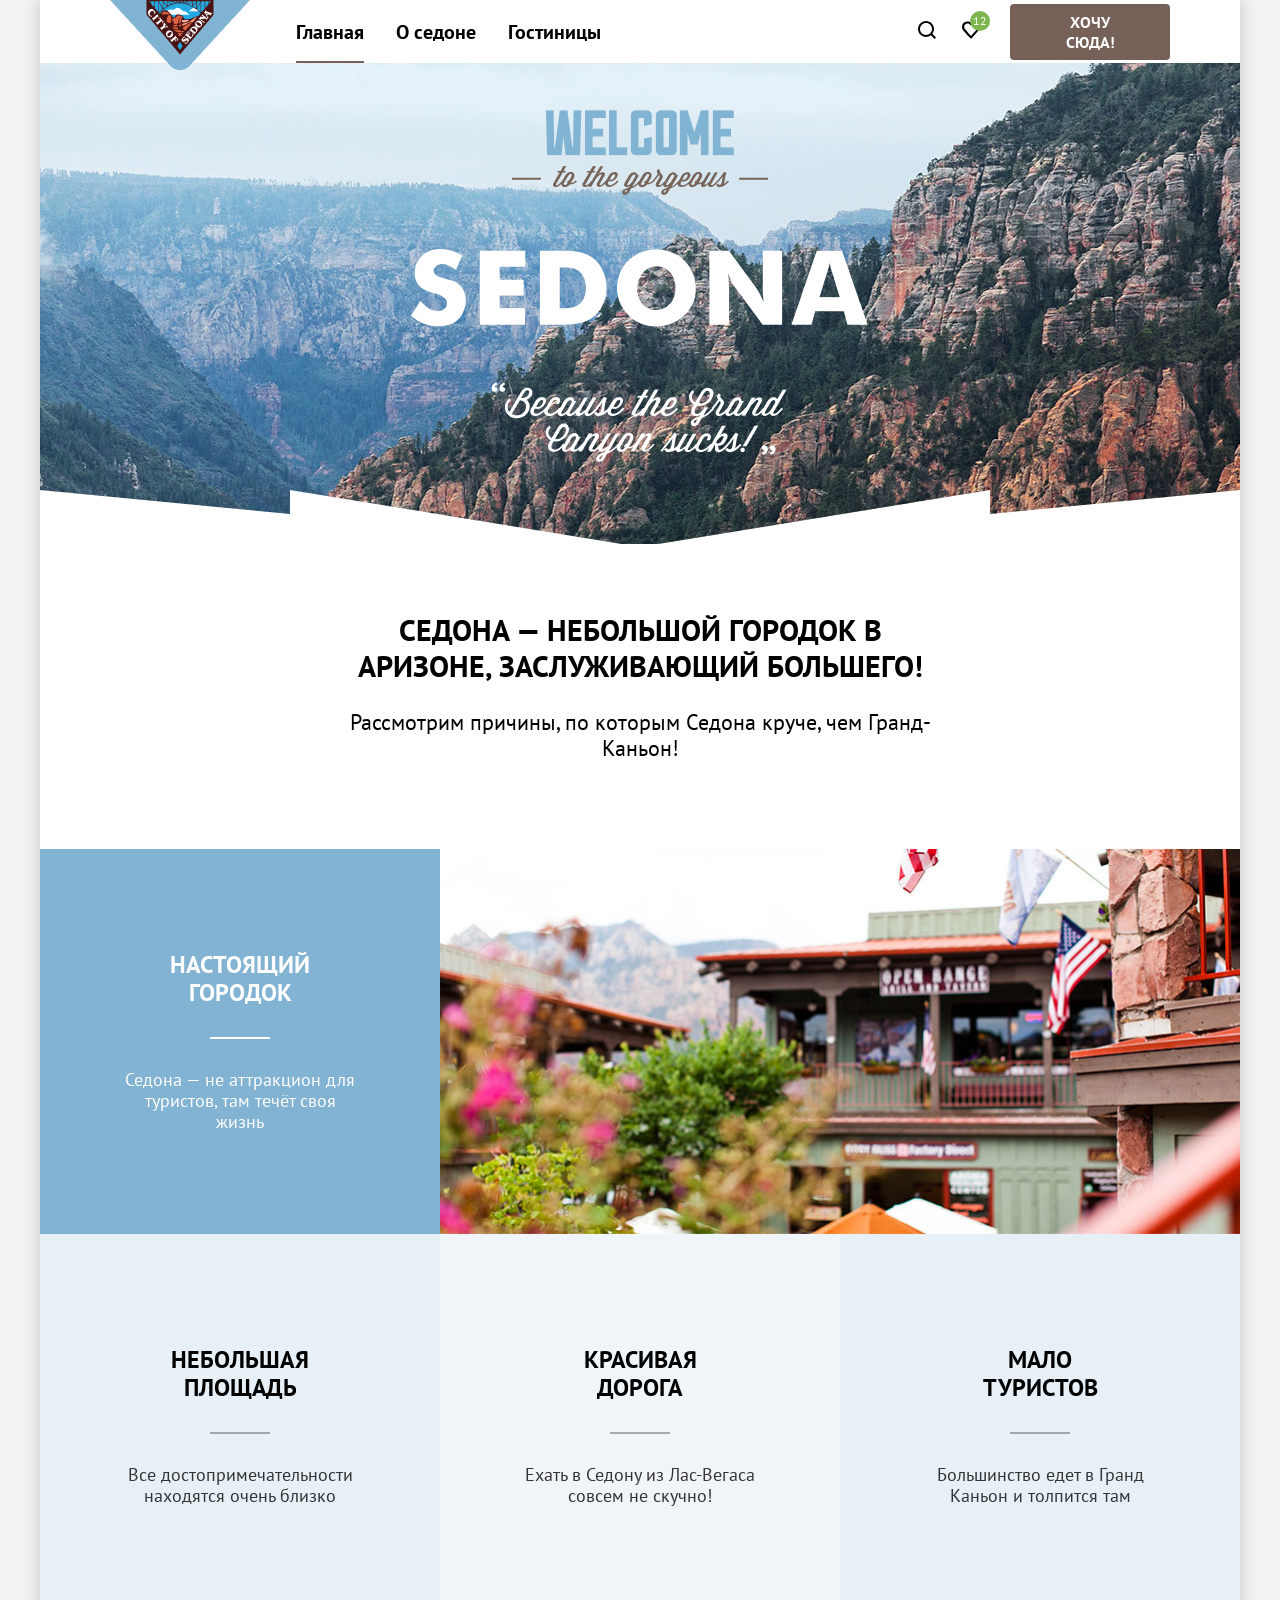
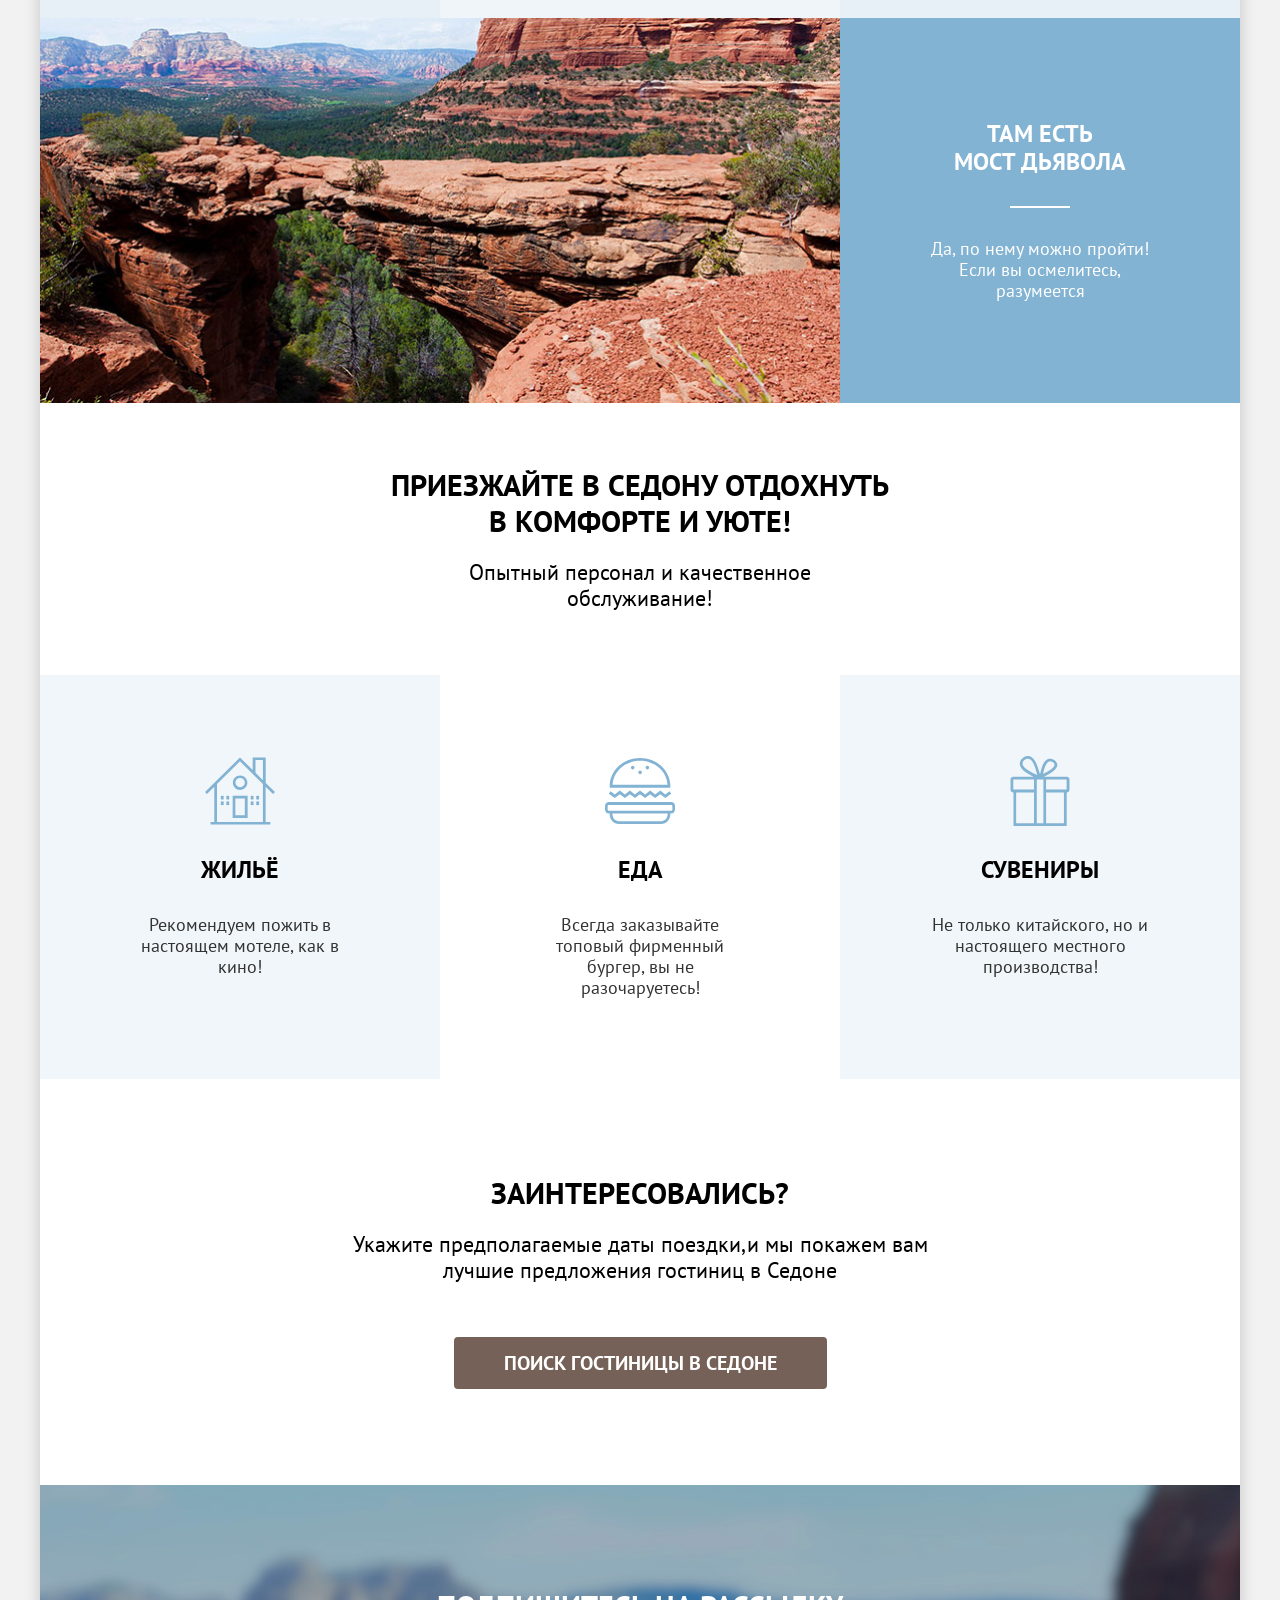
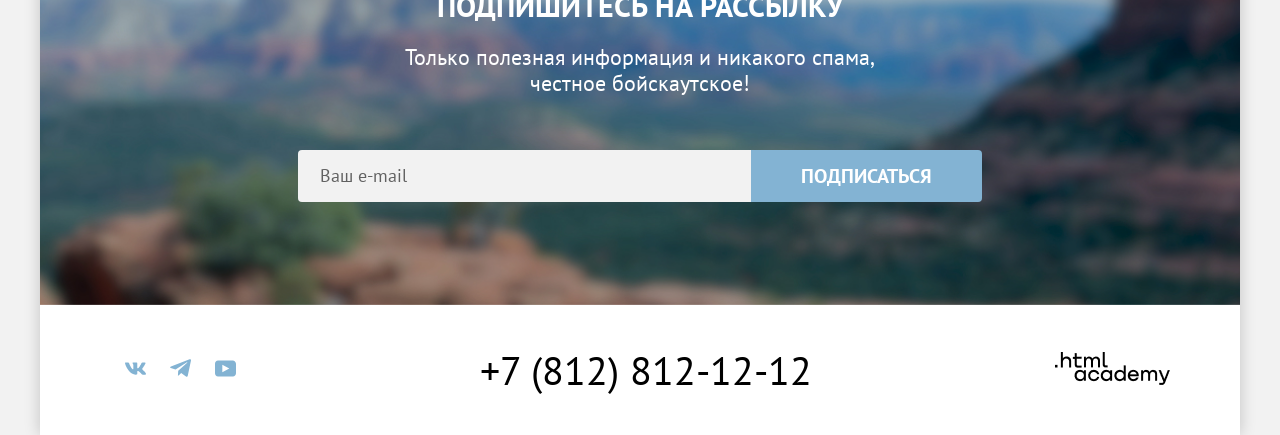
<file: index.html>
<!DOCTYPE html>
<html lang="ru">
<head>
    <meta charset="utf-8">
    <link rel="stylesheet" href="assets/css/main.css">
    <link rel="stylesheet" href="assets/css/pages/homepage.css">
    <link rel="apple-touch-icon" sizes="57x57" href="assets/images/favicon/apple-icon-57x57.png">
    <link rel="apple-touch-icon" sizes="60x60" href="assets/images/favicon/apple-icon-60x60.png">
    <link rel="apple-touch-icon" sizes="72x72" href="assets/images/favicon/apple-icon-72x72.png">
    <link rel="apple-touch-icon" sizes="76x76" href="assets/images/favicon/apple-icon-76x76.png">
    <link rel="apple-touch-icon" sizes="114x114" href="assets/images/favicon/apple-icon-114x114.png">
    <link rel="apple-touch-icon" sizes="120x120" href="assets/images/favicon/apple-icon-120x120.png">
    <link rel="apple-touch-icon" sizes="144x144" href="assets/images/favicon/apple-icon-144x144.png">
    <link rel="apple-touch-icon" sizes="152x152" href="assets/images/favicon/apple-icon-152x152.png">
    <link rel="apple-touch-icon" sizes="180x180" href="assets/images/favicon/apple-icon-180x180.png">
    <link rel="icon" type="image/png" sizes="192x192" href="assets/images/favicon/android-icon-192x192.png">
    <link rel="icon" type="image/png" sizes="32x32" href="assets/images/favicon/favicon-32x32.png">
    <link rel="icon" type="image/png" sizes="96x96" href="assets/images/favicon/favicon-96x96.png">
    <link rel="icon" type="image/png" sizes="16x16" href="assets/images/favicon/favicon-16x16.png">
    <link rel="icon" href="assets/images/favicon/favicon.ico" sizes="any">
    <link rel="manifest" href="assets/images/favicon/manifest.json">
    <meta name="msapplication-TileColor" content="#ffffff">
    <meta name="msapplication-config" content="assets/images/favicon/browserconfig.xml">
    <meta name="msapplication-TileImage" content="assets/images/favicon/ms-icon-144x144.png">
    <meta name="theme-color" content="#ffffff">
    <title>HTML Academy: Седона</title>
</head>
<body>

<div class="global-wrapper">
    <header data-test="header">
        <div class="top-menu">
            <a class="top-menu__logo" href="index.html">
                <img src="assets/images/logo.png" alt="Седона — перейти на главную страницу">
            </a>
            <nav class="menu__list">
                <a href="index.html" class="menu__list-item is-active">Главная</a>
                <a href="#" class="menu__list-item">О седоне</a>
                <a href="catalog.html" class="menu__list-item">Гостиницы</a>
            </nav>
            <div class="top-menu__action">
                <div class="top-menu__action-items" aria-label="Поиск">
                    <div class="top-menu__action-search action-button">
                        <svg class="icon">
                            <use xlink:href="#search"></use>
                        </svg>
                    </div>
                    <div class="top-menu__action-favorite action-button" aria-label="Избранное">
                        <div class="favorite-count">12</div>
                        <svg class="icon">
                            <use xlink:href="#heart"></use>
                        </svg>
                    </div>
                </div>

                <a class="button top-menu__action-button" href="#">Хочу сюда!</a>
            </div>
        </div>
    </header>

    <div class="first-screen" data-test="hero">
        <div class="main-picture">
            <img src="assets/images/first-screen-text.png" width="458" height="352"
                 alt="Welcome to the gorgeous Sedona — because the Grand Canyon sucks!">
                <picture class="main-picture__texture">
                <source srcset="assets/images/first-screen-texture.png" type="image/png">
                <img src="assets/images/first-screen-texture.png" alt="">
            </picture>
        </div>

    </div>

    <main data-test="main">
        <div class="source-landing">
            <div class="first-screen__content" data-test="advantages">
                <h1 class="title h2">Седона — небольшой городок в Аризоне, заслуживающий большего!</h1>
                <div class="sub">Рассмотрим причины, по которым Седона круче, чем Гранд-Каньон!</div>
            </div>
            <div class="preview__box" data-test="infrastructure">
                <div class="features">
                    <div class="features-item">
                        <div class="features-item__content">
                            <div class="title h3">Настоящий городок</div>
                            <div class="text">Седона — не аттракцион для туристов, там течёт своя жизнь</div>
                        </div>
                    </div>
                    <div class="features-item">
                        <img src="assets/images/features-1.jpg"
                             alt="Улица Седоны: двухэтажное кафе с верандой, американские флаги и цветущие кусты на фоне красных скал" width="800" height="385">
                    </div>
                </div>
                <div class="features__grid">
                    <div class="features__grid-item">
                        <div class="title h3">Небольшая площадь</div>
                        <div class="text">Все достопримечательности находятся очень близко</div>
                    </div>
                    <div class="features__grid-item">
                        <div class="title h3">Красивая дорога</div>
                        <div class="text">Ехать в Седону из Лас-Вегаса совсем не скучно!</div>
                    </div>
                    <div class="features__grid-item">
                        <div class="title h3">Мало туристов</div>
                        <div class="text">Большинство едет в Гранд Каньон и толпится там</div>
                    </div>
                </div>
                <div class="features reversed">
                    <div class="features-item">
                        <div class="features-item__content">
                            <div class="title h3">Там есть мост дьявола</div>
                            <div class="text">Да, по нему можно пройти! Если вы осмелитесь, разумеется</div>
                        </div>
                    </div>
                    <div class="features-item">
                        <img src="assets/images/features-2.jpg"
                             alt="Мост Дьявола: природная арка из красного песчаника над долиной с хвойным лесом" width="800" height="385">
                    </div>
                </div>
            </div>
            <div class="service" data-test="service">
                <div class="p__heading">
                    <div class="title h2">Приезжайте в Седону отдохнуть в комфорте и уюте!</div>
                    <div class="sub">Опытный персонал и качественное обслуживание!</div>
                </div>
                <div class="service__grid">
                    <div class="service__grid-item">
                        <svg class="icon">
                            <use xlink:href="#house"></use>
                        </svg>
                        <div class="title h3">Жильё</div>
                        <div class="text">Рекомендуем пожить в настоящем мотеле, как в кино!</div>
                    </div>
                    <div class="service__grid-item">
                        <svg class="icon">
                            <use xlink:href="#food"></use>
                        </svg>
                        <div class="title h3">Еда</div>
                        <div class="text">Всегда заказывайте топовый фирменный бургер, вы не разочаруетесь!</div>
                    </div>
                    <div class="service__grid-item">
                        <svg class="icon">
                            <use xlink:href="#gift"></use>
                        </svg>

                        <div class="title h3">Сувениры</div>
                        <div class="text">Не только китайского, но и настоящего местного производства!</div>
                    </div>
                </div>
            </div>
            <div class="callback-container" data-test="search">
               <div class="content">
                   <div class="title h2">Заинтересовались?</div>
                   <div class="sub">Укажите предполагаемые даты поездки,и мы покажем вам лучшие предложения гостиниц в Седоне</div>
               </div>
                <a href="#" class="button search__button">поиск гостиницы в седоне</a>
            </div>
            <div class="callback-form__container">
<!--                <div class="callback-form__bg"></div>-->
                <div class="p__heading">
                    <div class="title h2">Подпишитесь на рассылку</div>
                    <div class="sub">Только полезная информация и никакого спама, честное бойскаутское!</div>
                </div>
                <div class="callback-form">
                    <form class="form" action="#" method="post">
                        <input class="form__input" type="email" name="email" placeholder="Ваш e-mail" aria-label="Ваш e-mail" required>
                        <button class="button form__button" type="submit">Подписаться</button>
                    </form>
                </div>
            </div>
        </div>
    </main>
    <footer class="footer" data-test="footer">
        <div class="socials">
            <a href="https://vk.com/htmlacademy" target="_blank" rel="nofollow" class="socials__link">
                <svg class="icon">
                    <use xlink:href="#vk"></use>
                </svg>
            </a>
            <a href="https://t.me/htmlacademy " target="_blank" rel="nofollow" class="socials__link">
                <svg class="icon">
                    <use xlink:href="#telegram"></use>
                </svg>
            </a>
            <a href="https://www.youtube.com/user/htmlacademyru" target="_blank" rel="nofollow" class="socials__link">
                <svg class="icon">
                    <use xlink:href="#youtube"></use>
                </svg>
            </a>
        </div>
        <div class="phone__box">
            <a href="tel:+78128121212" class="phone">+7 (812) 812-12-12</a>
        </div>

        <a href="https://htmlacademy.ru/" target="_blank" class="logo-htmlAcademy">
            <img src="assets/images/HTMLAcademy.png" alt="HTML Academy — сайт разработчика">
        </a>
    </footer>
</div>

<!-- чтобы включить модально окно нужно добавить класс 'open' к 'modal-overlay' -->
<div class="modal-overlay" data-test="modal">
    <label class="modal-overlay__backdrop" for="search-modal" aria-label="Закрыть окно поиска"></label>

    <section class="modal">
        <h2 class="modal__title">Поиск гостиницы в Седоне</h2>
        <button class="modal__close" type="button" for="search-modal" aria-label="Закрыть окно поиска">
            <svg class="icon">
                <use xlink:href="#close"></use>
            </svg>
        </button>

        <form class="search-form" action="#" method="post">
            <div class="search-form__row">
                <label class="search-form__label" for="check-in">Дата Заезда:</label>
                <div class="search-form__field">
                    <input class="search-form__input" type="text" id="check-in" name="check-in" value="27 апреля 2020">
                    <svg class="icon search-form__icon">
                        <use xlink:href="#calendar"></use>
                    </svg>
                </div>
                <p class="search-form__message search-form__message--error">Мы не можем отправить вас в прошлое.</p>
            </div>

            <div class="search-form__row">
                <label class="search-form__label" for="check-out">Дата Выезда:</label>
                <div class="search-form__field">
                    <input class="search-form__input" type="text" id="check-out" name="check-out" value="1 сентября 2023">
                    <svg class="icon search-form__icon">
                        <use xlink:href="#calendar"></use>
                    </svg>
                </div>
                <p class="search-form__message">На эти даты есть свободные номера. Пока есть.</p>
            </div>

            <div class="search-form__row search-form__row--people">
                <div class="search-form__people">
                    <label class="search-form__label" for="adults">Взрослые:</label>
                    <div class="counter">
                        <button class="counter__button" type="button" aria-label="Меньше взрослых">
                            <svg class="icon">
                                <use xlink:href="#minus"></use>
                            </svg>
                        </button>
                        <input class="counter__input" type="number" id="adults" name="adults" value="2" min="1">
                        <button class="counter__button" type="button" aria-label="Больше взрослых">
                            <svg class="icon">
                                <use xlink:href="#plus"></use>
                            </svg>
                        </button>
                    </div>
                </div>

                <div class="search-form__people">
                    <div class="search-form__people-heading">
                        <label class="search-form__label" for="children">Дети:</label>
                        <div class="tooltip">
                            <button class="tooltip__toggle" type="button" aria-label="Подсказка о возрасте детей">
                                <svg class="icon">
                                    <use xlink:href="#info"></use>
                                </svg>
                            </button>
                            <p class="tooltip__text">Укажите количество детей, которые будут с вами, возраст которых от
                                6 до 18 лет. Дети до 6 лет размещаются бесплатно.</p>
                        </div>
                    </div>
                    <div class="counter">
                        <button class="counter__button" type="button" aria-label="Меньше детей">
                            <svg class="icon">
                                <use xlink:href="#minus"></use>
                            </svg>
                        </button>
                        <input class="counter__input" type="number" id="children" name="children" value="2" min="0">
                        <button class="counter__button" type="button" aria-label="Больше детей">
                            <svg class="icon">
                                <use xlink:href="#plus"></use>
                            </svg>
                        </button>
                    </div>
                </div>
            </div>

            <button class="button search-form__submit" type="submit">Найти</button>
        </form>
    </section>
</div>


<svg width="0" height="0" class="hidden">
    <symbol xmlns="http://www.w3.org/2000/svg" viewBox="0 0 75 72" id="house">
        <path d="M29.6185 65H45.6827V41.2H29.6185V65ZM32.5301 44.1H42.6707V62.1H32.5301V44.1Z"></path>
        <path d="M72.8916 39.3L75 37.2L65.0602 27.3V0H51.1044V13.6L37.4498 0L0 37.2L2.10843 39.3L9.93976 31.5V69.1H5.92369V72H70.0803V69.1H64.9598V31.5L72.8916 39.3ZM62.0482 69.1H12.8514V28.5L37.4498 4.1L62.0482 28.5V69.1ZM62.0482 24.4L54.1165 16.5V2.9H62.0482V24.4Z"></path>
        <path d="M29.8193 27.1C29.8193 31.4 33.3333 34.8 37.5502 34.8C41.8675 34.8 45.3815 31.3 45.3815 27.1C45.3815 22.8 41.8675 19.4 37.5502 19.4C33.3333 19.4 29.8193 22.8 29.8193 27.1ZM37.6506 22.1C40.3614 22.1 42.6707 24.3 42.6707 27C42.6707 29.7 40.4618 31.9 37.6506 31.9C34.9398 31.9 32.6305 29.7 32.6305 27C32.6305 24.3 34.8394 22.1 37.6506 22.1Z"></path>
        <path d="M19.9799 41.2H16.9679V45.1H19.9799V41.2Z" ></path>
        <path d="M25.9036 41.2H22.8916V45.1H25.9036V41.2Z" ></path>
        <path d="M19.9799 47.2H16.9679V51.1H19.9799V47.2Z" ></path>
        <path d="M25.9036 47.2H22.8916V51.1H25.9036V47.2Z" ></path>
        <path d="M52.008 41.2H48.996V45.1H52.008V41.2Z" ></path>
        <path d="M57.9317 41.2H54.9197V45.1H57.9317V41.2Z" ></path>
        <path d="M52.008 47.2H48.996V51.1H52.008V47.2Z" ></path>
        <path d="M57.9317 47.2H54.9197V51.1H57.9317V47.2Z" ></path>
    </symbol>
    <symbol xmlns="http://www.w3.org/2000/svg" viewBox="0 0 74 70" id="food">
        <path d="M70.0757 46.7H4.1103C1.80452 46.7 0 48.6 0 51V54.5C0 56.9 1.90477 58.8 4.1103 58.8H5.01257V59.9C5.01257 65.4 9.32337 70 14.6367 70H59.3488C64.6621 70 68.9729 65.5 68.9729 59.9V58.8H69.8752C72.181 58.8 73.9855 56.9 73.9855 54.5V51C74.186 48.7 72.2812 46.7 70.0757 46.7ZM66.1659 59.9C66.1659 63.8 63.1583 66.9 59.449 66.9H14.6367C10.9274 66.9 7.91985 63.7 7.91985 59.9V58.8H66.1659V59.9ZM71.2787 54.5C71.2787 55.2 70.6772 55.8 70.0757 55.8H4.01005C3.30829 55.8 2.80704 55.2 2.80704 54.5V51C2.80704 50.3 3.40855 49.7 4.01005 49.7H69.9754C70.6772 49.7 71.1784 50.3 71.1784 51C71.2787 51 71.2787 54.5 71.2787 54.5Z" ></path>
        <path d="M15.6392 38.4L21.0528 42.5L26.3661 38.4L31.6794 42.5L36.9927 38.4L42.4063 42.5L47.7196 38.4L53.0329 42.5L58.4465 38.4L63.7598 42.5L69.9754 37.8L68.2711 35.3L63.7598 38.7L58.4465 34.6L53.0329 38.7L47.7196 34.6L42.4063 38.7L36.9927 34.6L31.6794 38.7L26.3661 34.6L21.0528 38.7L15.6392 34.6L10.3259 38.7L5.81458 35.3L4.1103 37.8L10.3259 42.5L15.6392 38.4Z" ></path>
        <path d="M8.02011 31.5H68.9729C68.9729 30.9 69.0732 30.3 69.0732 29.6C69.0732 29.2 69.0732 28.8 69.0732 28.4C68.3714 12.7 54.3362 0 37.093 0C19.7495 0 5.71432 12.7 5.01257 28.5C5.01257 28.9 5.01257 29.3 5.01257 29.7C5.01257 30.3 5.00815 30.9 5.1084 31.5H8.02011ZM37.093 3C52.7322 3 65.5644 14.3 66.1659 28.5H8.02011C8.62161 14.4 21.4538 3 37.093 3Z" ></path>
        <path d="M37.093 17.3C38.145 17.3 38.9978 16.4046 38.9978 15.3C38.9978 14.1954 38.145 13.3 37.093 13.3C36.041 13.3 35.1882 14.1954 35.1882 15.3C35.1882 16.4046 36.041 17.3 37.093 17.3Z" ></path>
        <path d="M29.2734 12.2C30.3254 12.2 31.1782 11.3046 31.1782 10.2C31.1782 9.09543 30.3254 8.2 29.2734 8.2C28.2214 8.2 27.3686 9.09543 27.3686 10.2C27.3686 11.3046 28.2214 12.2 29.2734 12.2Z" ></path>
        <path d="M44.8123 12.2C45.8643 12.2 46.7171 11.3046 46.7171 10.2C46.7171 9.09543 45.8643 8.2 44.8123 8.2C43.7604 8.2 42.9076 9.09543 42.9076 10.2C42.9076 11.3046 43.7604 12.2 44.8123 12.2Z" ></path>
    </symbol>
    <symbol xmlns="http://www.w3.org/2000/svg" viewBox="0 0 64 76" id="gift">
        <path d="M61.1 22.4625H61H36.3C50.1 15.5576 51.2 11.1546 50.7 8.75288C49.5 4.75007 45 1.74797 40.7 3.34909C35.1 5.45056 33.6 13.7564 32.1 19.7606C30.1 13.6563 28.3 5.95091 23.9 2.04818C22.6 0.947407 20.8 -0.253434 18.1 0.0467764C14.1 0.447057 8.3 5.45056 10.6 11.0545C12.9 16.4583 20.3 19.8607 25.2 22.5626H3.2H2.9C1.3 22.5626 0 23.8635 0 25.4646V36.7725C0 38.3736 1.3 39.6745 2.9 39.6745H3.2V72.9979V75.3996V76H61V75.4996V72.9979V39.5745H61.1C62.7 39.5745 64 38.2736 64 36.6724V25.3645C64 23.7634 62.7 22.4625 61.1 22.4625ZM42.4 5.85084C44.5 5.55063 47.4 7.15176 47.7 9.05309C48.1 11.8551 44.3 14.3568 42.6 15.4576C40.1 17.1588 37.7 18.0594 35.3 19.5604C36.2 15.8579 37.8 6.55133 42.4 5.85084ZM19.5 15.8579C17.3 14.3568 13 11.4548 13.1 8.05239C13.2 4.44986 18.8 1.44776 21.9 4.14965C25.8 7.55203 27.6 15.2574 29 20.7613C25.8 19.2602 22.7 17.9593 19.5 15.8579ZM25.5 72.9979H6.1V39.5745H25.5V72.9979ZM25.5 36.4723H3V25.4646H25.5V36.4723ZM35.7 36.4723V39.4744V72.9979H28.5V39.5745V36.5724V25.5647H35.7V36.4723ZM58 72.9979H38.6V39.5745H58V72.9979ZM60.9 36.4723H38.6V25.4646H60.9V36.4723Z" ></path>
    </symbol>
    <symbol xmlns="http://www.w3.org/2000/svg" viewBox="0 0 18 17" id="heart">
        <path d="M8.9 17C8.6 17 8.3 16.9 8.1 16.6C2.7 10.5 1.4 9.1 1.1 8.7C0.4 7.8 0 6.6 0 5.4C0 2.4 2.4 0 5.5 0C6.8 0 8 0.5 9 1.3C10 0.5 11.3 0 12.5 0C15.5 0 18 2.4 18 5.4C18 6.7 17.5 7.9 16.7 8.8L9.7 16.7C9.5 16.9 9.3 17 8.9 17ZM2.9 7.5C3.2 7.9 6.4 11.5 9 14.4L15.2 7.4C15.7 6.9 15.9 6.2 15.9 5.4C15.9 3.6 14.4 2.1 12.6 2.1C11.6 2.1 10.6 2.6 9.9 3.4C9.6 3.7 9.3 3.8 9 3.8C8.7 3.8 8.4 3.6 8.2 3.4C7.5 2.6 6.5 2.1 5.5 2.1C3.7 2.1 2.2 3.6 2.2 5.4C2.1 6.3 2.5 7 2.9 7.5C2.8 7.5 2.8 7.5 2.9 7.5Z"></path>
    </symbol>
    <symbol xmlns="http://www.w3.org/2000/svg" viewBox="0 0 18 18" id="search">
        <path d="M18 16.5083L14.3 12.8287C15.3 11.5359 16 9.8453 16 7.9558C16 3.58011 12.4 0 8 0C3.6 0 0 3.67956 0 8.05525C0 12.4309 3.6 16.011 8 16.011C9.8 16.011 11.5 15.4144 12.9 14.3204L16.6 18L18 16.5083ZM8 14.0221C4.7 14.0221 2 11.337 2 8.05525C2 4.77348 4.7 2.0884 8 2.0884C11.3 2.0884 14 4.77348 14 8.05525C14 11.337 11.3 14.0221 8 14.0221Z"></path>
    </symbol>
    <symbol xmlns="http://www.w3.org/2000/svg" viewBox="0 0 24 14" id="vk">
        <path fill-rule="evenodd" clip-rule="evenodd" d="M23.45 0.948C23.616 0.402 23.45 0 22.655 0H20.03C19.362 0 19.054 0.347 18.887 0.73C18.887 0.73 17.552 3.926 15.661 6.002C15.049 6.604 14.771 6.795 14.437 6.795C14.27 6.795 14.019 6.604 14.019 6.057V0.948C14.019 0.292 13.835 0 13.279 0H9.151C8.734 0 8.483 0.304 8.483 0.593C8.483 1.214 9.429 1.358 9.526 3.106V6.904C9.526 7.737 9.373 7.888 9.039 7.888C8.149 7.888 5.984 4.677 4.699 1.003C4.45 0.288 4.198 0 3.527 0H0.9C0.15 0 0 0.347 0 0.73C0 1.412 0.89 4.8 4.145 9.281C6.315 12.341 9.37 14 12.153 14C13.822 14 14.028 13.632 14.028 12.997V10.684C14.028 9.947 14.186 9.8 14.715 9.8C15.105 9.8 15.772 9.992 17.33 11.467C19.11 13.216 19.403 14 20.405 14H23.03C23.78 14 24.156 13.632 23.94 12.904C23.702 12.18 22.852 11.129 21.725 9.882C21.113 9.172 20.195 8.407 19.916 8.024C19.527 7.533 19.638 7.314 19.916 6.877C19.916 6.877 23.116 2.451 23.449 0.948H23.45Z"></path>
    </symbol>
    <symbol xmlns="http://www.w3.org/2000/svg" viewBox="0 0 18 16" id="telegram">
        <path d="M16.785 0.0992597L0.840489 6.24776C-0.247661 6.68481 -0.241365 7.29184 0.640845 7.56253L4.73445 8.83953L14.2058 2.8637C14.6537 2.59121 15.0629 2.7378 14.7265 3.03636L7.05283 9.96185H7.05103L7.05283 9.96275L6.77045 14.1823C7.18413 14.1823 7.36669 13.9925 7.59871 13.7686L9.58705 11.8351L13.7229 14.89C14.4855 15.31 15.0332 15.0941 15.2229 14.1841L17.9379 1.38885C18.2158 0.274623 17.5126 -0.229883 16.785 0.0992597Z"></path>
    </symbol>
    <symbol xmlns="http://www.w3.org/2000/svg" viewBox="0 0 22 17" id="youtube">
        <path d="M18.607 0H3.17413C1.31343 0 0 1.59375 0 3.4V13.4937C0 15.4062 1.31343 17 3.17413 17H18.8259C20.4677 17 22 15.4062 22 13.6V3.4C21.7811 1.59375 20.4677 0 18.607 0ZM7.66169 12.5375V4.4625L14.995 8.5L7.66169 12.5375Z"></path>
    </symbol>
    <symbol xmlns="http://www.w3.org/2000/svg" viewBox="0 0 12 12" id="home">
        <path d="M6 0L0 5.80006V12.0001H12V5.80006L6 0ZM11 11.0001H1V6.20005L6 1.4L11 6.20005V11.0001Z"></path>
        <path d="M4 10.0001H5V7.50005H7V10.0001H8V6.50005H4V10.0001Z"></path>
    </symbol>
    <symbol xmlns="http://www.w3.org/2000/svg" viewBox="0 0 7 10" id="arrow-right">
        <path d="M6.11167 4.4375L1.36167 0.1875C1.11167 -0.0625 0.611674 -0.0625 0.236674 0.1875C-0.138326 0.4375 -0.0133261 0.9375 0.236674 1.1875L4.36167 4.9375L0.361674 8.6875C0.111674 8.9375 0.111674 9.4375 0.361674 9.6875C0.361674 9.8125 0.736674 9.9375 0.861674 9.9375C0.986674 9.9375 1.23667 9.8125 1.36167 9.6875L6.11167 5.4375C6.48667 5.1875 6.48667 4.6875 6.11167 4.4375Z"></path>
    </symbol>
    <symbol xmlns="http://www.w3.org/2000/svg" viewBox="0 0 14 14" id="close">
        <path d="M14 1.4L12.6 0L7 5.6L1.4 0L0 1.4L5.6 7L0 12.6L1.4 14L7 8.4L12.6 14L14 12.6L8.4 7L14 1.4Z"></path>
    </symbol>
    <symbol xmlns="http://www.w3.org/2000/svg" viewBox="0 0 14 14" id="plus">
        <path d="M14 6H8V0H6V6H0V8H6V14H8V8H14V6Z"></path>
    </symbol>
    <symbol xmlns="http://www.w3.org/2000/svg" viewBox="0 0 14 2" id="minus">
        <path d="M14 0H0V2H14V0Z"></path>
    </symbol>
    <symbol xmlns="http://www.w3.org/2000/svg" viewBox="0 0 4 12" id="info">
        <path d="M2 0C0.9 0 0 0.9 0 2C0 3.1 0.9 4 2 4C3.1 4 4 3.1 4 2C4 0.9 3.1 0 2 0Z"></path>
        <path d="M3.5 5.5H0.5V12H3.5V5.5Z"></path>
    </symbol>
</svg>

</body>
</html>
</file>
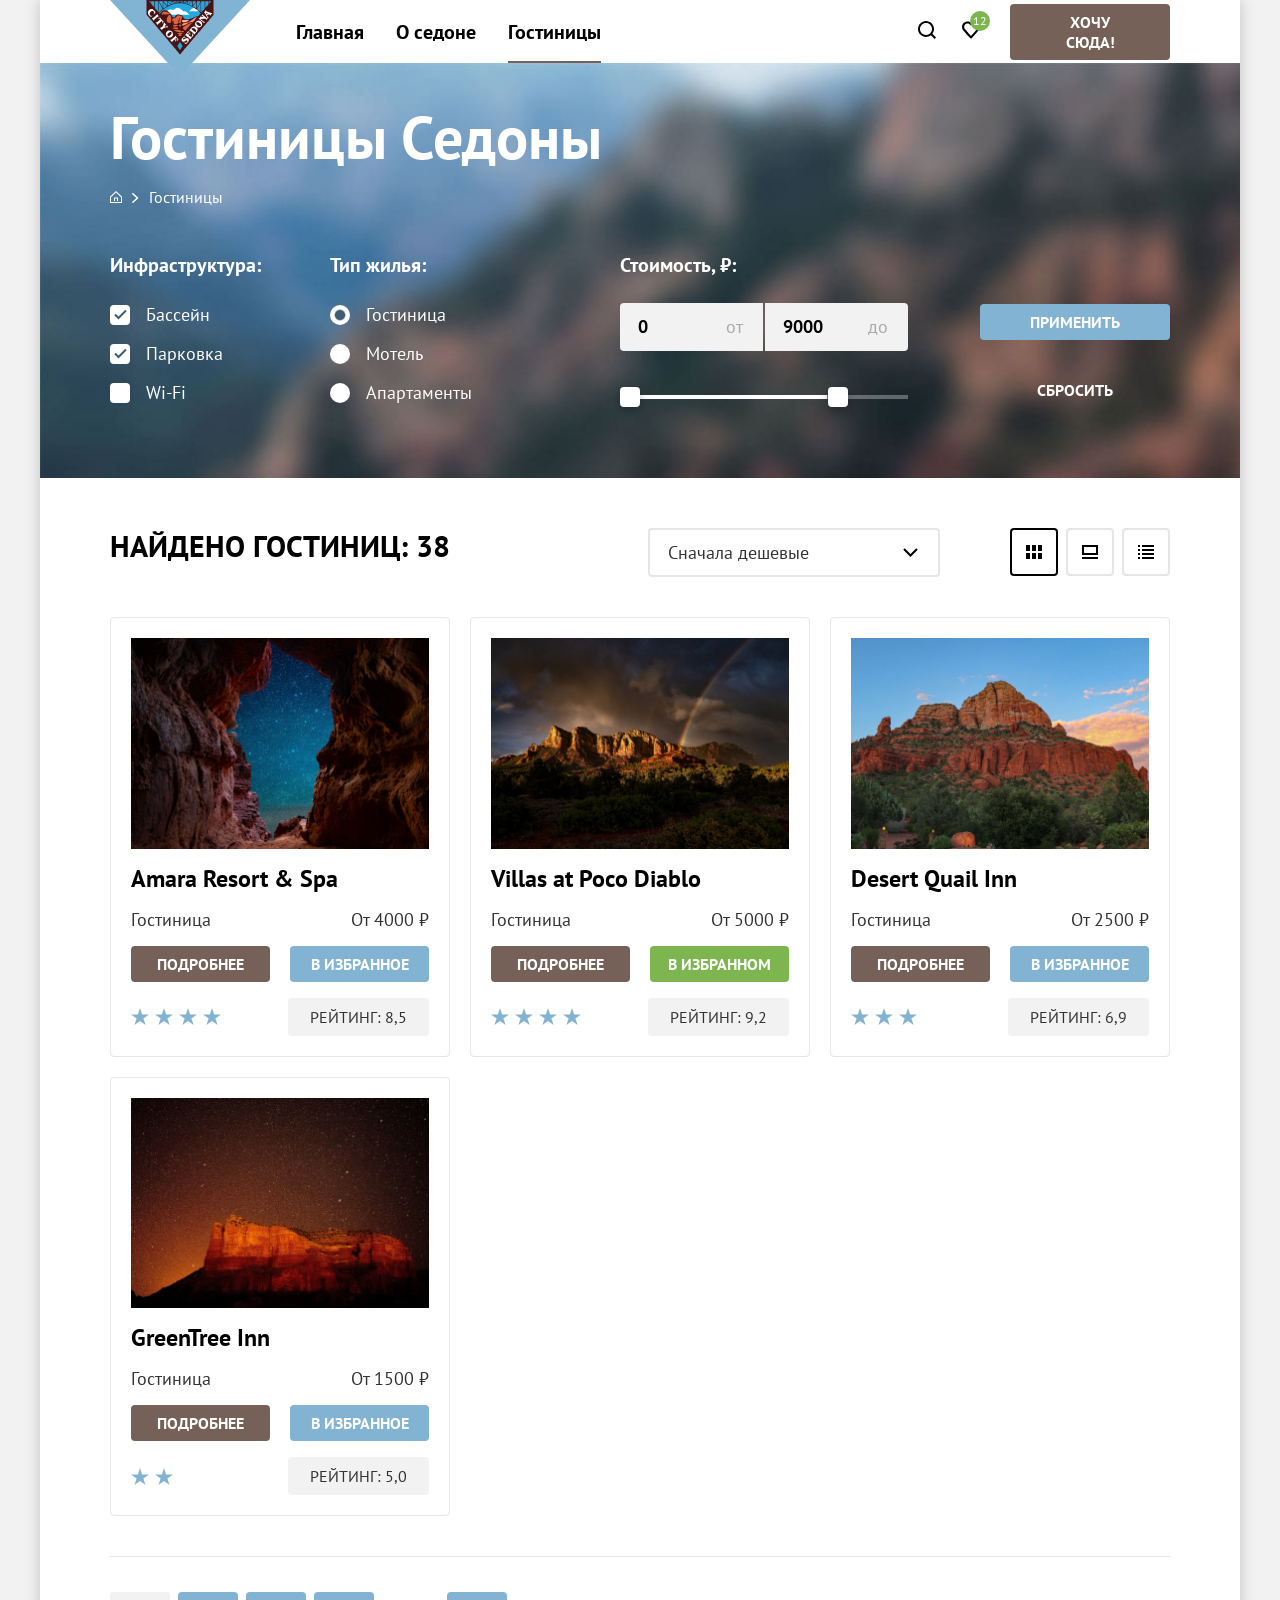
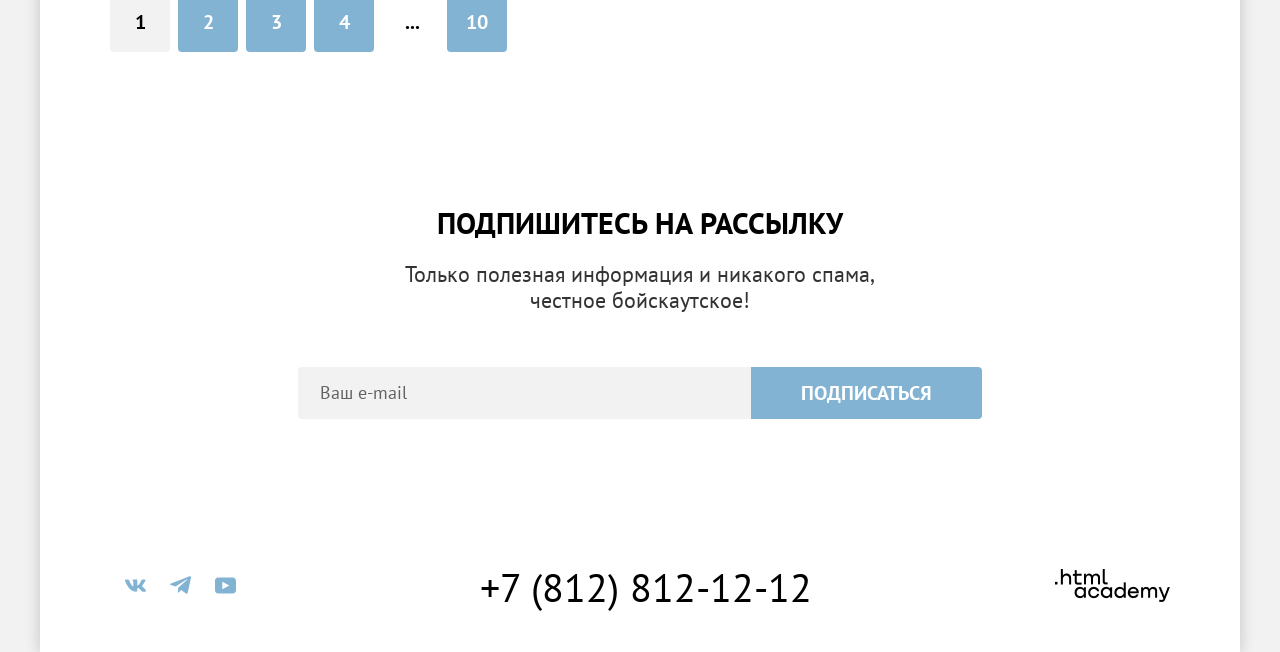
<file: catalog.html>
<!DOCTYPE html>
<html lang="ru">
<head>
    <meta charset="utf-8">
    <link rel="stylesheet" href="assets/css/main.css">
    <link rel="stylesheet" href="assets/css/pages/catalog.css">
    <link rel="apple-touch-icon" sizes="57x57" href="assets/images/favicon/apple-icon-57x57.png">
    <link rel="apple-touch-icon" sizes="60x60" href="assets/images/favicon/apple-icon-60x60.png">
    <link rel="apple-touch-icon" sizes="72x72" href="assets/images/favicon/apple-icon-72x72.png">
    <link rel="apple-touch-icon" sizes="76x76" href="assets/images/favicon/apple-icon-76x76.png">
    <link rel="apple-touch-icon" sizes="114x114" href="assets/images/favicon/apple-icon-114x114.png">
    <link rel="apple-touch-icon" sizes="120x120" href="assets/images/favicon/apple-icon-120x120.png">
    <link rel="apple-touch-icon" sizes="144x144" href="assets/images/favicon/apple-icon-144x144.png">
    <link rel="apple-touch-icon" sizes="152x152" href="assets/images/favicon/apple-icon-152x152.png">
    <link rel="apple-touch-icon" sizes="180x180" href="assets/images/favicon/apple-icon-180x180.png">
    <link rel="icon" type="image/png" sizes="192x192" href="assets/images/favicon/android-icon-192x192.png">
    <link rel="icon" type="image/png" sizes="32x32" href="assets/images/favicon/favicon-32x32.png">
    <link rel="icon" type="image/png" sizes="96x96" href="assets/images/favicon/favicon-96x96.png">
    <link rel="icon" type="image/png" sizes="16x16" href="assets/images/favicon/favicon-16x16.png">
    <link rel="icon" href="assets/images/favicon/favicon.ico" sizes="any">
    <link rel="manifest" href="assets/images/favicon/manifest.json">
    <meta name="msapplication-TileColor" content="#ffffff">
    <meta name="msapplication-config" content="assets/images/favicon/browserconfig.xml">
    <meta name="msapplication-TileImage" content="assets/images/favicon/ms-icon-144x144.png">
    <meta name="theme-color" content="#ffffff">
    <title>HTML Academy: Седона — Гостиницы</title>
</head>
<body>


<div class="global-wrapper">
    <header data-test="header">
        <div class="top-menu">
            <a class="top-menu__logo" href="index.html">
                <img src="assets/images/logo.png" alt="Логотип Седона">
            </a>
            <nav class="menu__list">
                <a href="index.html" class="menu__list-item">Главная</a>
                <a href="#" class="menu__list-item">О седоне</a>
                <a href="catalog.html" class="menu__list-item is-active">Гостиницы</a>
            </nav>
            <div class="top-menu__action">
                <div class="top-menu__action-items">
                    <div class="top-menu__action-search action-button">
                        <svg class="icon">
                            <use xlink:href="#search"></use>
                        </svg>
                    </div>
                    <div class="top-menu__action-favorite action-button">
                        <div class="favorite-count">12</div>
                        <svg class="icon">
                            <use xlink:href="#heart"></use>
                        </svg>
                    </div>
                </div>

                <label class="button top-menu__action-button" for="search-modal">Хочу сюда!</label>
            </div>
        </div>
    </header>

    <main class="catalog">
        <div class="inner-header">
            <h1 class="title h2">Гостиницы Седоны</h1>
            <ul class="breadcrumbs">
                <li class="breadcrumbs__item">
                    <a class="breadcrumbs__link" href="index.html">
                        <svg class="icon">
                            <use xlink:href="#home"></use>
                        </svg>
                    </a>
                </li>
                <li class="breadcrumbs__item">
                    <span class="breadcrumbs__current">Гостиницы</span>
                </li>
            </ul>
            <form class="catalog__filter" action="#" method="get" data-test="filter">
                <fieldset class="filter__group">
                    <legend class="filter__title">Инфраструктура:</legend>
                    <ul class="filter__list">
                        <li class="filter__item">
                            <label class="control">
                                <input class="control__input" type="checkbox" name="infrastructure" value="pool" checked>
                                <span class="control__label">Бассейн</span>
                            </label>
                        </li>
                        <li class="filter__item">
                            <label class="control">
                                <input class="control__input" type="checkbox" name="infrastructure" value="parking" checked>
                                <span class="control__label">Парковка</span>
                            </label>
                        </li>
                        <li class="filter__item">
                            <label class="control">
                                <input class="control__input" type="checkbox" name="infrastructure" value="wifi">
                                <span class="control__label">Wi-Fi</span>
                            </label>
                        </li>
                    </ul>
                </fieldset>
                <fieldset class="filter__group">
                    <legend class="filter__title">Тип жилья:</legend>
                    <ul class="filter__list">
                        <li class="filter__item">
                            <label class="control">
                                <input class="control__input" type="radio" name="housing" value="hotel" checked>
                                <span class="control__label">Гостиница</span>
                            </label>
                        </li>
                        <li class="filter__item">
                            <label class="control">
                                <input class="control__input" type="radio" name="housing" value="motel">
                                <span class="control__label">Мотель</span>
                            </label>
                        </li>
                        <li class="filter__item">
                            <label class="control">
                                <input class="control__input" type="radio" name="housing" value="apartment">
                                <span class="control__label">Апартаменты</span>
                            </label>
                        </li>
                    </ul>
                </fieldset>

                <fieldset class="filter__group filter__group--price">
                    <legend class="filter__title">Стоимость, ₽:</legend>
                    <div class="price">
                        <label class="price__field">
                            <input class="price__input" type="number" name="price-min" value="0" aria-label="Минимальная цена">
                            <span class="price__unit">от</span>
                        </label>
                        <label class="price__field">
                            <input class="price__input" type="number" name="price-max" value="9000" aria-label="Максимальная цена">
                            <span class="price__unit">до</span>
                        </label>
                    </div>
                    <div class="range">
                        <div class="range__scale">
                            <div class="range__bar"></div>
                        </div>
                        <button class="range__toggle range__toggle--min" type="button" aria-label="Минимальная цена"></button>
                        <button class="range__toggle range__toggle--max" type="button" aria-label="Максимальная цена"></button>
                    </div>
                </fieldset>

                <div class="filter__buttons">
                    <button class="button filter__submit" type="submit">Применить</button>
                    <button class="button filter__reset" type="reset">Сбросить</button>
                </div>
            </form>
        </div>

        <div class="catalog__content">
            <div class="catalog__sorting">
                <h2 class="catalog__total">Найдено гостиниц: 38</h2>

                <select class="sorting__select" name="sort" aria-label="Сортировка гостиниц">
                    <option value="cheap" selected>Сначала дешевые</option>
                    <option value="expensive">Сначала дорогие</option>
                </select>

                <div class="view-modes">
                    <a class="view-modes__link is-active" href="#" aria-label="Плиткой">
                        <svg class="icon">
                            <use xlink:href="#view-grid"></use>
                        </svg>
                    </a>
                    <a class="view-modes__link" href="#" aria-label="Крупными карточками">
                        <svg class="icon">
                            <use xlink:href="#view-card"></use>
                        </svg>
                    </a>
                    <a class="view-modes__link" href="#" aria-label="Списком">
                        <svg class="icon">
                            <use xlink:href="#view-list"></use>
                        </svg>
                    </a>
                </div>
            </div>
            <div class="catalog__grid" data-test="catalog">
                <div class="hotel-card">
                    <a class="hotel-card__image" href="#">
                        <img src="assets/images/hotel-1.jpg" width="300" height="212" alt="Amara Resort &amp; Spa">
                    </a>
                    <a class="hotel-card__title" href="#">Amara Resort &amp; Spa</a>
                    <div class="hotel-card__row">
                        <span class="hotel-card__type">Гостиница</span>
                        <span class="hotel-card__price">От 4000 ₽</span>
                    </div>
                    <div class="hotel-card__row hotel-card__row--buttons">
                        <a class="button hotel-card__more" href="#">Подробнее</a>
                        <a class="button hotel-card__favorite" href="#">В избранное</a>
                    </div>
                    <div class="hotel-card__row">
                        <div class="stars">
                            <svg class="icon"><use xlink:href="#star"></use></svg>
                            <svg class="icon"><use xlink:href="#star"></use></svg>
                            <svg class="icon"><use xlink:href="#star"></use></svg>
                            <svg class="icon"><use xlink:href="#star"></use></svg>
                        </div>
                        <div class="hotel-card__rating">Рейтинг: 8,5</div>
                    </div>
                </div>

                <div class="hotel-card">
                    <a class="hotel-card__image" href="#">
                        <img src="assets/images/hotel-2.jpg" width="300" height="212" alt="Villas at Poco Diablo">
                    </a>
                    <a class="hotel-card__title" href="#">Villas at Poco Diablo</a>
                    <div class="hotel-card__row">
                        <span class="hotel-card__type">Гостиница</span>
                        <span class="hotel-card__price">От 5000 ₽</span>
                    </div>
                    <div class="hotel-card__row hotel-card__row--buttons">
                        <a class="button hotel-card__more" href="#">Подробнее</a>
                        <a class="button hotel-card__favorite is-active" href="#">В избранном</a>
                    </div>
                    <div class="hotel-card__row">
                        <div class="stars">
                            <svg class="icon"><use xlink:href="#star"></use></svg>
                            <svg class="icon"><use xlink:href="#star"></use></svg>
                            <svg class="icon"><use xlink:href="#star"></use></svg>
                            <svg class="icon"><use xlink:href="#star"></use></svg>
                        </div>
                        <div class="hotel-card__rating">Рейтинг: 9,2</div>
                    </div>
                </div>

                <div class="hotel-card">
                    <a class="hotel-card__image" href="#">
                        <img src="assets/images/hotel-3.jpg" width="300" height="212" alt="Desert Quail Inn">
                    </a>
                    <a class="hotel-card__title" href="#">Desert Quail Inn</a>
                    <div class="hotel-card__row">
                        <span class="hotel-card__type">Гостиница</span>
                        <span class="hotel-card__price">От 2500 ₽</span>
                    </div>
                    <div class="hotel-card__row hotel-card__row--buttons">
                        <a class="button hotel-card__more" href="#">Подробнее</a>
                        <a class="button hotel-card__favorite" href="#">В избранное</a>
                    </div>
                    <div class="hotel-card__row">
                        <div class="stars">
                            <svg class="icon"><use xlink:href="#star"></use></svg>
                            <svg class="icon"><use xlink:href="#star"></use></svg>
                            <svg class="icon"><use xlink:href="#star"></use></svg>
                        </div>
                        <div class="hotel-card__rating">Рейтинг: 6,9</div>
                    </div>
                </div>

                <div class="hotel-card">
                    <a class="hotel-card__image" href="#">
                        <img src="assets/images/hotel-4.jpg" width="300" height="212" alt="GreenTree Inn">
                    </a>
                    <a class="hotel-card__title" href="#">GreenTree Inn</a>
                    <div class="hotel-card__row">
                        <span class="hotel-card__type">Гостиница</span>
                        <span class="hotel-card__price">От 1500 ₽</span>
                    </div>
                    <div class="hotel-card__row hotel-card__row--buttons">
                        <a class="button hotel-card__more" href="#">Подробнее</a>
                        <a class="button hotel-card__favorite" href="#">В избранное</a>
                    </div>
                    <div class="hotel-card__row">
                        <div class="stars">
                            <svg class="icon"><use xlink:href="#star"></use></svg>
                            <svg class="icon"><use xlink:href="#star"></use></svg>
                        </div>
                        <div class="hotel-card__rating">Рейтинг: 5,0</div>
                    </div>
                </div>
            </div>

            <div class="pagination">
                <a class="pagination__link is-active" href="#">1</a>
                <a class="pagination__link" href="#">2</a>
                <a class="pagination__link" href="#">3</a>
                <a class="pagination__link" href="#">4</a>
                <span class="pagination__more">...</span>
                <a class="pagination__link" href="#">10</a>
            </div>
        </div>
    </main>

    <div class="callback-form__container light" data-test="subscribe">
        <div class="p__heading">
            <div class="title h2">Подпишитесь на рассылку</div>
            <div class="sub">Только полезная информация и никакого спама, честное бойскаутское!</div>
        </div>
        <div class="callback-form">
            <form class="form" action="#" method="post">
                <input class="form__input" type="email" name="email" placeholder="Ваш e-mail" aria-label="Ваш e-mail" required>
                <button class="button form__button" type="submit">Подписаться</button>
            </form>
        </div>
    </div>

    <footer class="footer" data-test="footer">
        <div class="socials">
            <a href="https://vk.com/htmlacademy" target="_blank" rel="nofollow" class="socials__link">
                <svg class="icon">
                    <use xlink:href="#vk"></use>
                </svg>
            </a>
            <a href="https://t.me/htmlacademy " target="_blank" rel="nofollow" class="socials__link">
                <svg class="icon">
                    <use xlink:href="#telegram"></use>
                </svg>
            </a>
            <a href="https://www.youtube.com/user/htmlacademyru" target="_blank" rel="nofollow" class="socials__link">
                <svg class="icon">
                    <use xlink:href="#youtube"></use>
                </svg>
            </a>
        </div>
        <div class="phone__box">
            <a href="tel:+78128121212" class="phone">+7 (812) 812-12-12</a>
        </div>

        <a href="https://htmlacademy.ru/" target="_blank" class="logo-htmlAcademy">
            <img src="assets/images/HTMLAcademy.png" alt="HTML Academy">
        </a>
    </footer>
</div>



<svg width="0" height="0" class="hidden">
    <symbol xmlns="http://www.w3.org/2000/svg" viewBox="0 0 18 17" id="heart">
        <path d="M8.9 17C8.6 17 8.3 16.9 8.1 16.6C2.7 10.5 1.4 9.1 1.1 8.7C0.4 7.8 0 6.6 0 5.4C0 2.4 2.4 0 5.5 0C6.8 0 8 0.5 9 1.3C10 0.5 11.3 0 12.5 0C15.5 0 18 2.4 18 5.4C18 6.7 17.5 7.9 16.7 8.8L9.7 16.7C9.5 16.9 9.3 17 8.9 17ZM2.9 7.5C3.2 7.9 6.4 11.5 9 14.4L15.2 7.4C15.7 6.9 15.9 6.2 15.9 5.4C15.9 3.6 14.4 2.1 12.6 2.1C11.6 2.1 10.6 2.6 9.9 3.4C9.6 3.7 9.3 3.8 9 3.8C8.7 3.8 8.4 3.6 8.2 3.4C7.5 2.6 6.5 2.1 5.5 2.1C3.7 2.1 2.2 3.6 2.2 5.4C2.1 6.3 2.5 7 2.9 7.5C2.8 7.5 2.8 7.5 2.9 7.5Z"></path>
    </symbol>
    <symbol xmlns="http://www.w3.org/2000/svg" viewBox="0 0 18 18" id="search">
        <path d="M18 16.5083L14.3 12.8287C15.3 11.5359 16 9.8453 16 7.9558C16 3.58011 12.4 0 8 0C3.6 0 0 3.67956 0 8.05525C0 12.4309 3.6 16.011 8 16.011C9.8 16.011 11.5 15.4144 12.9 14.3204L16.6 18L18 16.5083ZM8 14.0221C4.7 14.0221 2 11.337 2 8.05525C2 4.77348 4.7 2.0884 8 2.0884C11.3 2.0884 14 4.77348 14 8.05525C14 11.337 11.3 14.0221 8 14.0221Z"></path>
    </symbol>
    <symbol xmlns="http://www.w3.org/2000/svg" viewBox="0 0 24 14" id="vk">
        <path fill-rule="evenodd" clip-rule="evenodd" d="M23.45 0.948C23.616 0.402 23.45 0 22.655 0H20.03C19.362 0 19.054 0.347 18.887 0.73C18.887 0.73 17.552 3.926 15.661 6.002C15.049 6.604 14.771 6.795 14.437 6.795C14.27 6.795 14.019 6.604 14.019 6.057V0.948C14.019 0.292 13.835 0 13.279 0H9.151C8.734 0 8.483 0.304 8.483 0.593C8.483 1.214 9.429 1.358 9.526 3.106V6.904C9.526 7.737 9.373 7.888 9.039 7.888C8.149 7.888 5.984 4.677 4.699 1.003C4.45 0.288 4.198 0 3.527 0H0.9C0.15 0 0 0.347 0 0.73C0 1.412 0.89 4.8 4.145 9.281C6.315 12.341 9.37 14 12.153 14C13.822 14 14.028 13.632 14.028 12.997V10.684C14.028 9.947 14.186 9.8 14.715 9.8C15.105 9.8 15.772 9.992 17.33 11.467C19.11 13.216 19.403 14 20.405 14H23.03C23.78 14 24.156 13.632 23.94 12.904C23.702 12.18 22.852 11.129 21.725 9.882C21.113 9.172 20.195 8.407 19.916 8.024C19.527 7.533 19.638 7.314 19.916 6.877C19.916 6.877 23.116 2.451 23.449 0.948H23.45Z"></path>
    </symbol>
    <symbol xmlns="http://www.w3.org/2000/svg" viewBox="0 0 18 16" id="telegram">
        <path d="M16.785 0.0992597L0.840489 6.24776C-0.247661 6.68481 -0.241365 7.29184 0.640845 7.56253L4.73445 8.83953L14.2058 2.8637C14.6537 2.59121 15.0629 2.7378 14.7265 3.03636L7.05283 9.96185H7.05103L7.05283 9.96275L6.77045 14.1823C7.18413 14.1823 7.36669 13.9925 7.59871 13.7686L9.58705 11.8351L13.7229 14.89C14.4855 15.31 15.0332 15.0941 15.2229 14.1841L17.9379 1.38885C18.2158 0.274623 17.5126 -0.229883 16.785 0.0992597Z"></path>
    </symbol>
    <symbol xmlns="http://www.w3.org/2000/svg" viewBox="0 0 22 17" id="youtube">
        <path d="M18.607 0H3.17413C1.31343 0 0 1.59375 0 3.4V13.4937C0 15.4062 1.31343 17 3.17413 17H18.8259C20.4677 17 22 15.4062 22 13.6V3.4C21.7811 1.59375 20.4677 0 18.607 0ZM7.66169 12.5375V4.4625L14.995 8.5L7.66169 12.5375Z"></path>
    </symbol>
    <symbol xmlns="http://www.w3.org/2000/svg" viewBox="0 0 12 12" id="home">
        <path d="M6 0L0 5.80006V12.0001H12V5.80006L6 0ZM11 11.0001H1V6.20005L6 1.4L11 6.20005V11.0001Z"></path>
        <path d="M4 10.0001H5V7.50005H7V10.0001H8V6.50005H4V10.0001Z"></path>
    </symbol>
    <symbol xmlns="http://www.w3.org/2000/svg" viewBox="0 0 7 10" id="arrow-right">
        <path d="M6.11167 4.4375L1.36167 0.1875C1.11167 -0.0625 0.611674 -0.0625 0.236674 0.1875C-0.138326 0.4375 -0.0133261 0.9375 0.236674 1.1875L4.36167 4.9375L0.361674 8.6875C0.111674 8.9375 0.111674 9.4375 0.361674 9.6875C0.361674 9.8125 0.736674 9.9375 0.861674 9.9375C0.986674 9.9375 1.23667 9.8125 1.36167 9.6875L6.11167 5.4375C6.48667 5.1875 6.48667 4.6875 6.11167 4.4375Z"></path>
    </symbol>
    <symbol fill="none" xmlns="http://www.w3.org/2000/svg" viewBox="0 0 16 14" id="view-card">
        <path d="M16 12H0V14H16V12Z" fill="black"></path>
        <path d="M14 2V8H2V2H14ZM16 0H0V10H16V0Z" fill="black"></path>
    </symbol>
    <symbol fill="none" xmlns="http://www.w3.org/2000/svg" viewBox="0 0 16 14" id="view-grid">
        <path d="M4 0H0V6H4V0Z" fill="black"></path>
        <path d="M16 0H12V6H16V0Z" fill="black"></path>
        <path d="M10 0H6V6H10V0Z" fill="black"></path>
        <path d="M4 8H0V14H4V8Z" fill="black"></path>
        <path d="M16 8H12V14H16V8Z" fill="black"></path>
        <path d="M10 8H6V14H10V8Z" fill="black"></path>
    </symbol>
    <symbol fill="none" xmlns="http://www.w3.org/2000/svg" viewBox="0 0 16 14" id="view-list">
        <path d="M2 0H0V2H2V0Z" fill="black"></path>
        <path d="M16 0H4V2H16V0Z" fill="black"></path>
        <path d="M2 4H0V6H2V4Z" fill="black"></path>
        <path d="M16 4H4V6H16V4Z" fill="black"></path>
        <path d="M2 8H0V10H2V8Z" fill="black"></path>
        <path d="M16 8H4V10H16V8Z" fill="black"></path>
        <path d="M2 12H0V14H2V12Z" fill="black"></path>
        <path d="M16 12H4V14H16V12Z" fill="black"></path>
    </symbol>
    <symbol xmlns="http://www.w3.org/2000/svg" viewBox="0 0 18 17" id="star">
        <path d="M9 0L11.1 6.5H18L12.4 10.5L14.6 17L9 13L3.4 17L5.6 10.5L0 6.5H6.9L9 0Z"></path>
    </symbol>
    <symbol xmlns="http://www.w3.org/2000/svg" viewBox="0 0 16 15" id="calendar">
        <path d="M5.75 10C6.05 10 6.25 9.8 6.25 9.5C6.25 9.2 6.05 9 5.75 9C5.45 9 5.25 9.2 5.25 9.5C5.25 9.8 5.45 10 5.75 10Z" ></path>
        <path d="M15 2H13V0H12V2H4V0H3V2H1C0.4 2 0 2.4 0 3V14C0 14.5 0.4 15 1 15H15C15.5 15 16 14.5 16 14V3C16 2.4 15.5 2 15 2ZM15 14H1V7H15V14ZM1 6V3H3V5H4V3H12V5H13V3H15V6H1Z"></path>
        <path d="M8 10C8.3 10 8.5 9.8 8.5 9.5C8.5 9.2 8.3 9 8 9C7.7 9 7.5 9.2 7.5 9.5C7.5 9.8 7.7 10 8 10Z" fill="black"></path>
        <path d="M10.25 10C10.55 10 10.75 9.8 10.75 9.5C10.75 9.2 10.55 9 10.25 9C9.95 9 9.75 9.2 9.75 9.5C9.75 9.8 9.95 10 10.25 10Z"></path>
        <path d="M5.75 11C5.45 11 5.25 11.2 5.25 11.5C5.25 11.8 5.45 12 5.75 12C6.05 12 6.25 11.8 6.25 11.5C6.25 11.2 6.05 11 5.75 11Z" fill="black"></path>
        <path d="M3.5 10C3.8 10 4 9.8 4 9.5C4 9.2 3.8 9 3.5 9C3.2 9 3 9.2 3 9.5C3 9.8 3.2 10 3.5 10Z"></path>
        <path d="M3.5 11C3.2 11 3 11.2 3 11.5C3 11.8 3.2 12 3.5 12C3.8 12 4 11.8 4 11.5C4 11.2 3.8 11 3.5 11Z"></path>
        <path d="M8 11C7.7 11 7.5 11.2 7.5 11.5C7.5 11.8 7.7 12 8 12C8.3 12 8.5 11.8 8.5 11.5C8.5 11.2 8.3 11 8 11Z"></path>
        <path d="M10.25 11C9.95 11 9.75 11.2 9.75 11.5C9.75 11.8 9.95 12 10.25 12C10.55 12 10.75 11.8 10.75 11.5C10.75 11.2 10.55 11 10.25 11Z"></path>
        <path d="M12.5 10C12.8 10 13 9.8 13 9.5C13 9.2 12.8 9 12.5 9C12.2 9 12 9.2 12 9.5C12 9.8 12.2 10 12.5 10Z"></path>
        <path d="M12.5 11C12.2 11 12 11.2 12 11.5C12 11.8 12.2 12 12.5 12C12.8 12 13 11.8 13 11.5C13 11.2 12.8 11 12.5 11Z"></path>
    </symbol>
</svg>


</body>
</html>
</file>
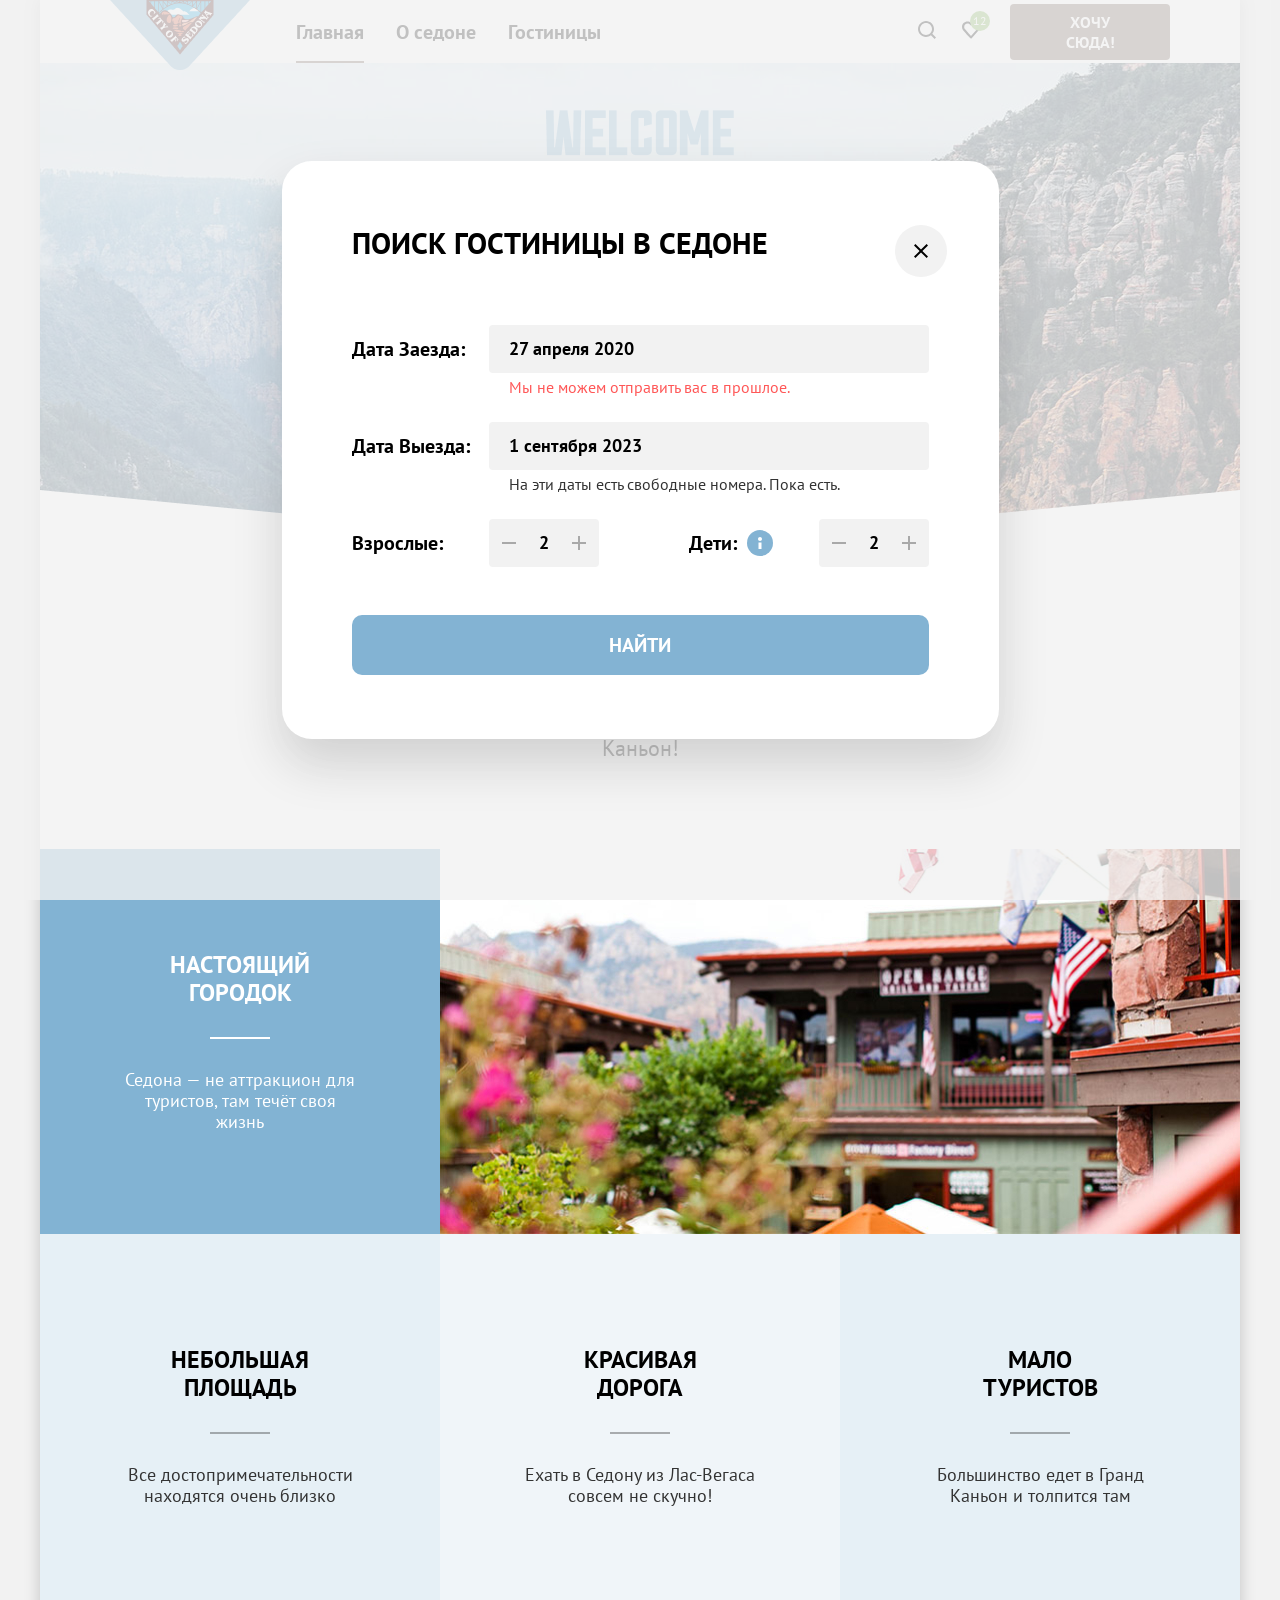
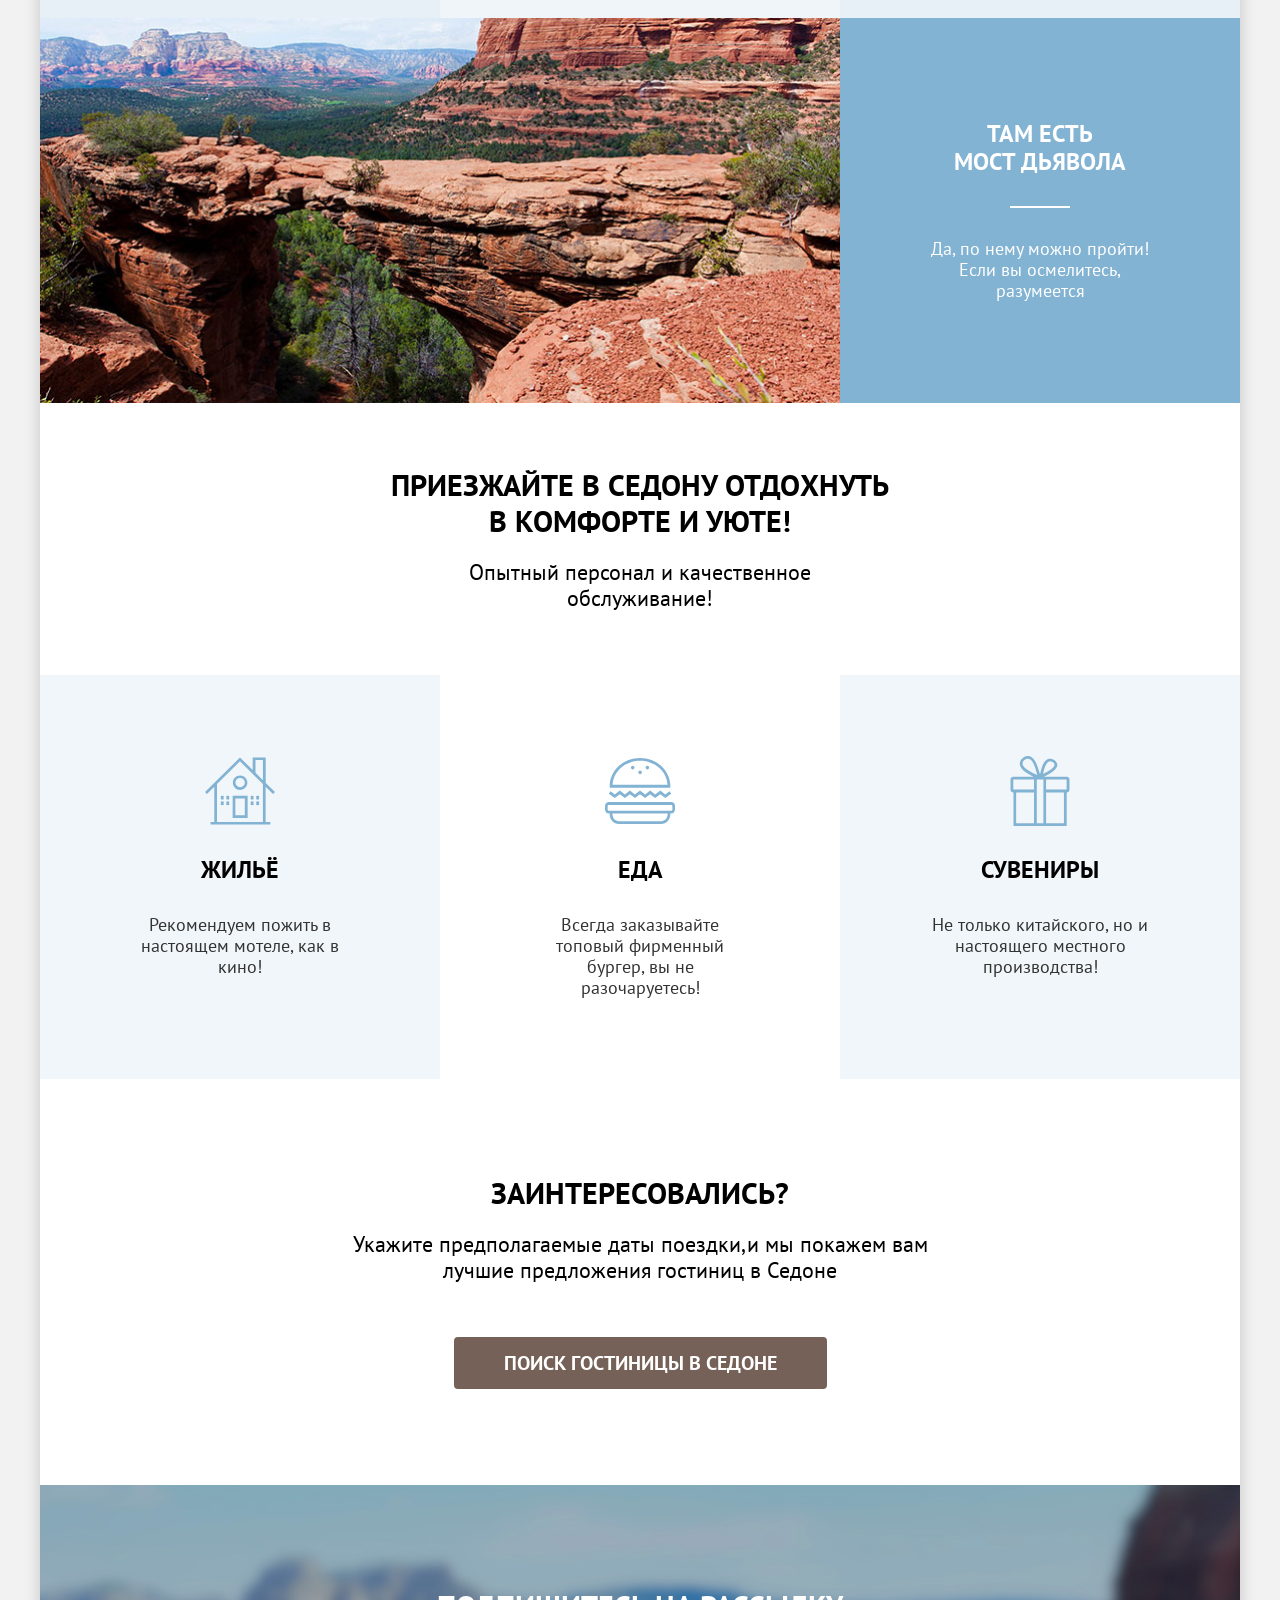
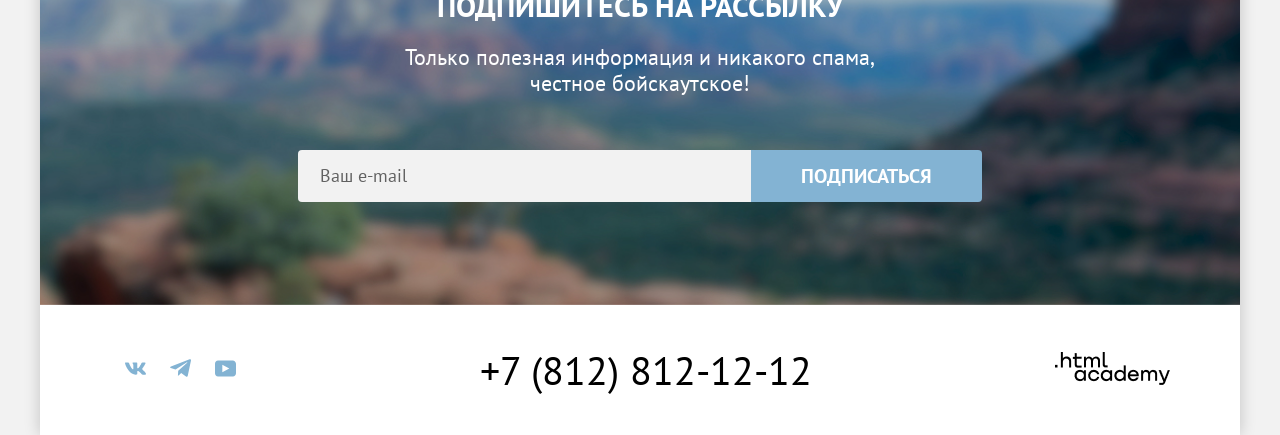
<file: modal.html>
<!DOCTYPE html>
<html lang="ru">
<head>
    <meta charset="utf-8">
    <link rel="stylesheet" href="assets/css/main.css">
    <link rel="stylesheet" href="assets/css/pages/homepage.css">
    <link rel="apple-touch-icon" sizes="57x57" href="assets/images/favicon/apple-icon-57x57.png">
    <link rel="apple-touch-icon" sizes="60x60" href="assets/images/favicon/apple-icon-60x60.png">
    <link rel="apple-touch-icon" sizes="72x72" href="assets/images/favicon/apple-icon-72x72.png">
    <link rel="apple-touch-icon" sizes="76x76" href="assets/images/favicon/apple-icon-76x76.png">
    <link rel="apple-touch-icon" sizes="114x114" href="assets/images/favicon/apple-icon-114x114.png">
    <link rel="apple-touch-icon" sizes="120x120" href="assets/images/favicon/apple-icon-120x120.png">
    <link rel="apple-touch-icon" sizes="144x144" href="assets/images/favicon/apple-icon-144x144.png">
    <link rel="apple-touch-icon" sizes="152x152" href="assets/images/favicon/apple-icon-152x152.png">
    <link rel="apple-touch-icon" sizes="180x180" href="assets/images/favicon/apple-icon-180x180.png">
    <link rel="icon" type="image/png" sizes="192x192" href="assets/images/favicon/android-icon-192x192.png">
    <link rel="icon" type="image/png" sizes="32x32" href="assets/images/favicon/favicon-32x32.png">
    <link rel="icon" type="image/png" sizes="96x96" href="assets/images/favicon/favicon-96x96.png">
    <link rel="icon" type="image/png" sizes="16x16" href="assets/images/favicon/favicon-16x16.png">
    <link rel="icon" href="assets/images/favicon/favicon.ico" sizes="any">
    <link rel="manifest" href="assets/images/favicon/manifest.json">
    <meta name="msapplication-TileColor" content="#ffffff">
    <meta name="msapplication-config" content="assets/images/favicon/browserconfig.xml">
    <meta name="msapplication-TileImage" content="assets/images/favicon/ms-icon-144x144.png">
    <meta name="theme-color" content="#ffffff">
    <title>HTML Academy: Седона</title>
</head>
<body>

<div class="global-wrapper">
    <header data-test="header">
        <div class="top-menu">
            <a class="top-menu__logo" href="index.html">
                <img src="assets/images/logo.png" alt="Седона — перейти на главную страницу">
            </a>
            <nav class="menu__list">
                <a href="index.html" class="menu__list-item is-active">Главная</a>
                <a href="#" class="menu__list-item">О седоне</a>
                <a href="catalog.html" class="menu__list-item">Гостиницы</a>
            </nav>
            <div class="top-menu__action">
                <div class="top-menu__action-items" aria-label="Поиск">
                    <div class="top-menu__action-search action-button">
                        <svg class="icon">
                            <use xlink:href="#search"></use>
                        </svg>
                    </div>
                    <div class="top-menu__action-favorite action-button" aria-label="Избранное">
                        <div class="favorite-count">12</div>
                        <svg class="icon">
                            <use xlink:href="#heart"></use>
                        </svg>
                    </div>
                </div>

                <a class="button top-menu__action-button" href="#">Хочу сюда!</a>
            </div>
        </div>
    </header>

    <div class="first-screen" data-test="hero">
        <div class="main-picture">
            <img src="assets/images/first-screen-text.png" width="458" height="352"
                 alt="Welcome to the gorgeous Sedona — because the Grand Canyon sucks!">
                <picture class="main-picture__texture">
                <source srcset="assets/images/first-screen-texture.png" type="image/png">
                <img src="assets/images/first-screen-texture.png" alt="">
            </picture>
        </div>

    </div>

    <main data-test="main">
        <div class="source-landing">
            <div class="first-screen__content" data-test="advantages">
                <h1 class="title h2">Седона — небольшой городок в Аризоне, заслуживающий большего!</h1>
                <div class="sub">Рассмотрим причины, по которым Седона круче, чем Гранд-Каньон!</div>
            </div>
            <div class="preview__box" data-test="infrastructure">
                <div class="features">
                    <div class="features-item">
                        <div class="features-item__content">
                            <div class="title h3">Настоящий городок</div>
                            <div class="text">Седона — не аттракцион для туристов, там течёт своя жизнь</div>
                        </div>
                    </div>
                    <div class="features-item">
                        <img src="assets/images/features-1.jpg"
                             alt="Улица Седоны: двухэтажное кафе с верандой, американские флаги и цветущие кусты на фоне красных скал" width="800" height="385">
                    </div>
                </div>
                <div class="features__grid">
                    <div class="features__grid-item">
                        <div class="title h3">Небольшая площадь</div>
                        <div class="text">Все достопримечательности находятся очень близко</div>
                    </div>
                    <div class="features__grid-item">
                        <div class="title h3">Красивая дорога</div>
                        <div class="text">Ехать в Седону из Лас-Вегаса совсем не скучно!</div>
                    </div>
                    <div class="features__grid-item">
                        <div class="title h3">Мало туристов</div>
                        <div class="text">Большинство едет в Гранд Каньон и толпится там</div>
                    </div>
                </div>
                <div class="features reversed">
                    <div class="features-item">
                        <div class="features-item__content">
                            <div class="title h3">Там есть мост дьявола</div>
                            <div class="text">Да, по нему можно пройти! Если вы осмелитесь, разумеется</div>
                        </div>
                    </div>
                    <div class="features-item">
                        <img src="assets/images/features-2.jpg"
                             alt="Мост Дьявола: природная арка из красного песчаника над долиной с хвойным лесом" width="800" height="385">
                    </div>
                </div>
            </div>
            <div class="service" data-test="service">
                <div class="p__heading">
                    <div class="title h2">Приезжайте в Седону отдохнуть в комфорте и уюте!</div>
                    <div class="sub">Опытный персонал и качественное обслуживание!</div>
                </div>
                <div class="service__grid">
                    <div class="service__grid-item">
                        <svg class="icon">
                            <use xlink:href="#house"></use>
                        </svg>
                        <div class="title h3">Жильё</div>
                        <div class="text">Рекомендуем пожить в настоящем мотеле, как в кино!</div>
                    </div>
                    <div class="service__grid-item">
                        <svg class="icon">
                            <use xlink:href="#food"></use>
                        </svg>
                        <div class="title h3">Еда</div>
                        <div class="text">Всегда заказывайте топовый фирменный бургер, вы не разочаруетесь!</div>
                    </div>
                    <div class="service__grid-item">
                        <svg class="icon">
                            <use xlink:href="#gift"></use>
                        </svg>

                        <div class="title h3">Сувениры</div>
                        <div class="text">Не только китайского, но и настоящего местного производства!</div>
                    </div>
                </div>
            </div>
            <div class="callback-container" data-test="search">
               <div class="content">
                   <div class="title h2">Заинтересовались?</div>
                   <div class="sub">Укажите предполагаемые даты поездки,и мы покажем вам лучшие предложения гостиниц в Седоне</div>
               </div>
                <a href="#" class="button search__button">поиск гостиницы в седоне</a>
            </div>
            <div class="callback-form__container">
<!--                <div class="callback-form__bg"></div>-->
                <div class="p__heading">
                    <div class="title h2">Подпишитесь на рассылку</div>
                    <div class="sub">Только полезная информация и никакого спама, честное бойскаутское!</div>
                </div>
                <div class="callback-form">
                    <form class="form" action="#" method="post">
                        <input class="form__input" type="email" name="email" placeholder="Ваш e-mail" aria-label="Ваш e-mail" required>
                        <button class="button form__button" type="submit">Подписаться</button>
                    </form>
                </div>
            </div>
        </div>
    </main>
    <footer class="footer" data-test="footer">
        <div class="socials">
            <a href="https://vk.com/htmlacademy" target="_blank" rel="nofollow" class="socials__link">
                <svg class="icon">
                    <use xlink:href="#vk"></use>
                </svg>
            </a>
            <a href="https://t.me/htmlacademy " target="_blank" rel="nofollow" class="socials__link">
                <svg class="icon">
                    <use xlink:href="#telegram"></use>
                </svg>
            </a>
            <a href="https://www.youtube.com/user/htmlacademyru" target="_blank" rel="nofollow" class="socials__link">
                <svg class="icon">
                    <use xlink:href="#youtube"></use>
                </svg>
            </a>
        </div>
        <div class="phone__box">
            <a href="tel:+78128121212" class="phone">+7 (812) 812-12-12</a>
        </div>

        <a href="https://htmlacademy.ru/" target="_blank" class="logo-htmlAcademy">
            <img src="assets/images/HTMLAcademy.png" alt="HTML Academy — сайт разработчика">
        </a>
    </footer>
</div>

<!-- чтобы включить модально окно нужно добавить класс 'open' к 'modal-overlay' -->
<div class="modal-overlay open" data-test="modal">
    <label class="modal-overlay__backdrop" for="search-modal" aria-label="Закрыть окно поиска"></label>

    <section class="modal">
        <h2 class="modal__title">Поиск гостиницы в Седоне</h2>
        <button class="modal__close" type="button" for="search-modal" aria-label="Закрыть окно поиска">
            <svg class="icon">
                <use xlink:href="#close"></use>
            </svg>
        </button>

        <form class="search-form" action="#" method="post">
            <div class="search-form__row">
                <label class="search-form__label" for="check-in">Дата Заезда:</label>
                <div class="search-form__field">
                    <input class="search-form__input" type="text" id="check-in" name="check-in" value="27 апреля 2020">
                    <svg class="icon search-form__icon">
                        <use xlink:href="#calendar"></use>
                    </svg>
                </div>
                <p class="search-form__message search-form__message--error">Мы не можем отправить вас в прошлое.</p>
            </div>

            <div class="search-form__row">
                <label class="search-form__label" for="check-out">Дата Выезда:</label>
                <div class="search-form__field">
                    <input class="search-form__input" type="text" id="check-out" name="check-out" value="1 сентября 2023">
                    <svg class="icon search-form__icon">
                        <use xlink:href="#calendar"></use>
                    </svg>
                </div>
                <p class="search-form__message">На эти даты есть свободные номера. Пока есть.</p>
            </div>

            <div class="search-form__row search-form__row--people">
                <div class="search-form__people">
                    <label class="search-form__label" for="adults">Взрослые:</label>
                    <div class="counter">
                        <button class="counter__button" type="button" aria-label="Меньше взрослых">
                            <svg class="icon">
                                <use xlink:href="#minus"></use>
                            </svg>
                        </button>
                        <input class="counter__input" type="number" id="adults" name="adults" value="2" min="1">
                        <button class="counter__button" type="button" aria-label="Больше взрослых">
                            <svg class="icon">
                                <use xlink:href="#plus"></use>
                            </svg>
                        </button>
                    </div>
                </div>

                <div class="search-form__people">
                    <div class="search-form__people-heading">
                        <label class="search-form__label" for="children">Дети:</label>
                        <div class="tooltip">
                            <button class="tooltip__toggle" type="button" aria-label="Подсказка о возрасте детей">
                                <svg class="icon">
                                    <use xlink:href="#info"></use>
                                </svg>
                            </button>
                            <p class="tooltip__text">Укажите количество детей, которые будут с вами, возраст которых от
                                6 до 18 лет. Дети до 6 лет размещаются бесплатно.</p>
                        </div>
                    </div>
                    <div class="counter">
                        <button class="counter__button" type="button" aria-label="Меньше детей">
                            <svg class="icon">
                                <use xlink:href="#minus"></use>
                            </svg>
                        </button>
                        <input class="counter__input" type="number" id="children" name="children" value="2" min="0">
                        <button class="counter__button" type="button" aria-label="Больше детей">
                            <svg class="icon">
                                <use xlink:href="#plus"></use>
                            </svg>
                        </button>
                    </div>
                </div>
            </div>

            <button class="button search-form__submit" type="submit">Найти</button>
        </form>
    </section>
</div>


<svg width="0" height="0" class="hidden">
    <symbol xmlns="http://www.w3.org/2000/svg" viewBox="0 0 75 72" id="house">
        <path d="M29.6185 65H45.6827V41.2H29.6185V65ZM32.5301 44.1H42.6707V62.1H32.5301V44.1Z"></path>
        <path d="M72.8916 39.3L75 37.2L65.0602 27.3V0H51.1044V13.6L37.4498 0L0 37.2L2.10843 39.3L9.93976 31.5V69.1H5.92369V72H70.0803V69.1H64.9598V31.5L72.8916 39.3ZM62.0482 69.1H12.8514V28.5L37.4498 4.1L62.0482 28.5V69.1ZM62.0482 24.4L54.1165 16.5V2.9H62.0482V24.4Z"></path>
        <path d="M29.8193 27.1C29.8193 31.4 33.3333 34.8 37.5502 34.8C41.8675 34.8 45.3815 31.3 45.3815 27.1C45.3815 22.8 41.8675 19.4 37.5502 19.4C33.3333 19.4 29.8193 22.8 29.8193 27.1ZM37.6506 22.1C40.3614 22.1 42.6707 24.3 42.6707 27C42.6707 29.7 40.4618 31.9 37.6506 31.9C34.9398 31.9 32.6305 29.7 32.6305 27C32.6305 24.3 34.8394 22.1 37.6506 22.1Z"></path>
        <path d="M19.9799 41.2H16.9679V45.1H19.9799V41.2Z" ></path>
        <path d="M25.9036 41.2H22.8916V45.1H25.9036V41.2Z" ></path>
        <path d="M19.9799 47.2H16.9679V51.1H19.9799V47.2Z" ></path>
        <path d="M25.9036 47.2H22.8916V51.1H25.9036V47.2Z" ></path>
        <path d="M52.008 41.2H48.996V45.1H52.008V41.2Z" ></path>
        <path d="M57.9317 41.2H54.9197V45.1H57.9317V41.2Z" ></path>
        <path d="M52.008 47.2H48.996V51.1H52.008V47.2Z" ></path>
        <path d="M57.9317 47.2H54.9197V51.1H57.9317V47.2Z" ></path>
    </symbol>
    <symbol xmlns="http://www.w3.org/2000/svg" viewBox="0 0 74 70" id="food">
        <path d="M70.0757 46.7H4.1103C1.80452 46.7 0 48.6 0 51V54.5C0 56.9 1.90477 58.8 4.1103 58.8H5.01257V59.9C5.01257 65.4 9.32337 70 14.6367 70H59.3488C64.6621 70 68.9729 65.5 68.9729 59.9V58.8H69.8752C72.181 58.8 73.9855 56.9 73.9855 54.5V51C74.186 48.7 72.2812 46.7 70.0757 46.7ZM66.1659 59.9C66.1659 63.8 63.1583 66.9 59.449 66.9H14.6367C10.9274 66.9 7.91985 63.7 7.91985 59.9V58.8H66.1659V59.9ZM71.2787 54.5C71.2787 55.2 70.6772 55.8 70.0757 55.8H4.01005C3.30829 55.8 2.80704 55.2 2.80704 54.5V51C2.80704 50.3 3.40855 49.7 4.01005 49.7H69.9754C70.6772 49.7 71.1784 50.3 71.1784 51C71.2787 51 71.2787 54.5 71.2787 54.5Z" ></path>
        <path d="M15.6392 38.4L21.0528 42.5L26.3661 38.4L31.6794 42.5L36.9927 38.4L42.4063 42.5L47.7196 38.4L53.0329 42.5L58.4465 38.4L63.7598 42.5L69.9754 37.8L68.2711 35.3L63.7598 38.7L58.4465 34.6L53.0329 38.7L47.7196 34.6L42.4063 38.7L36.9927 34.6L31.6794 38.7L26.3661 34.6L21.0528 38.7L15.6392 34.6L10.3259 38.7L5.81458 35.3L4.1103 37.8L10.3259 42.5L15.6392 38.4Z" ></path>
        <path d="M8.02011 31.5H68.9729C68.9729 30.9 69.0732 30.3 69.0732 29.6C69.0732 29.2 69.0732 28.8 69.0732 28.4C68.3714 12.7 54.3362 0 37.093 0C19.7495 0 5.71432 12.7 5.01257 28.5C5.01257 28.9 5.01257 29.3 5.01257 29.7C5.01257 30.3 5.00815 30.9 5.1084 31.5H8.02011ZM37.093 3C52.7322 3 65.5644 14.3 66.1659 28.5H8.02011C8.62161 14.4 21.4538 3 37.093 3Z" ></path>
        <path d="M37.093 17.3C38.145 17.3 38.9978 16.4046 38.9978 15.3C38.9978 14.1954 38.145 13.3 37.093 13.3C36.041 13.3 35.1882 14.1954 35.1882 15.3C35.1882 16.4046 36.041 17.3 37.093 17.3Z" ></path>
        <path d="M29.2734 12.2C30.3254 12.2 31.1782 11.3046 31.1782 10.2C31.1782 9.09543 30.3254 8.2 29.2734 8.2C28.2214 8.2 27.3686 9.09543 27.3686 10.2C27.3686 11.3046 28.2214 12.2 29.2734 12.2Z" ></path>
        <path d="M44.8123 12.2C45.8643 12.2 46.7171 11.3046 46.7171 10.2C46.7171 9.09543 45.8643 8.2 44.8123 8.2C43.7604 8.2 42.9076 9.09543 42.9076 10.2C42.9076 11.3046 43.7604 12.2 44.8123 12.2Z" ></path>
    </symbol>
    <symbol xmlns="http://www.w3.org/2000/svg" viewBox="0 0 64 76" id="gift">
        <path d="M61.1 22.4625H61H36.3C50.1 15.5576 51.2 11.1546 50.7 8.75288C49.5 4.75007 45 1.74797 40.7 3.34909C35.1 5.45056 33.6 13.7564 32.1 19.7606C30.1 13.6563 28.3 5.95091 23.9 2.04818C22.6 0.947407 20.8 -0.253434 18.1 0.0467764C14.1 0.447057 8.3 5.45056 10.6 11.0545C12.9 16.4583 20.3 19.8607 25.2 22.5626H3.2H2.9C1.3 22.5626 0 23.8635 0 25.4646V36.7725C0 38.3736 1.3 39.6745 2.9 39.6745H3.2V72.9979V75.3996V76H61V75.4996V72.9979V39.5745H61.1C62.7 39.5745 64 38.2736 64 36.6724V25.3645C64 23.7634 62.7 22.4625 61.1 22.4625ZM42.4 5.85084C44.5 5.55063 47.4 7.15176 47.7 9.05309C48.1 11.8551 44.3 14.3568 42.6 15.4576C40.1 17.1588 37.7 18.0594 35.3 19.5604C36.2 15.8579 37.8 6.55133 42.4 5.85084ZM19.5 15.8579C17.3 14.3568 13 11.4548 13.1 8.05239C13.2 4.44986 18.8 1.44776 21.9 4.14965C25.8 7.55203 27.6 15.2574 29 20.7613C25.8 19.2602 22.7 17.9593 19.5 15.8579ZM25.5 72.9979H6.1V39.5745H25.5V72.9979ZM25.5 36.4723H3V25.4646H25.5V36.4723ZM35.7 36.4723V39.4744V72.9979H28.5V39.5745V36.5724V25.5647H35.7V36.4723ZM58 72.9979H38.6V39.5745H58V72.9979ZM60.9 36.4723H38.6V25.4646H60.9V36.4723Z" ></path>
    </symbol>
    <symbol xmlns="http://www.w3.org/2000/svg" viewBox="0 0 18 17" id="heart">
        <path d="M8.9 17C8.6 17 8.3 16.9 8.1 16.6C2.7 10.5 1.4 9.1 1.1 8.7C0.4 7.8 0 6.6 0 5.4C0 2.4 2.4 0 5.5 0C6.8 0 8 0.5 9 1.3C10 0.5 11.3 0 12.5 0C15.5 0 18 2.4 18 5.4C18 6.7 17.5 7.9 16.7 8.8L9.7 16.7C9.5 16.9 9.3 17 8.9 17ZM2.9 7.5C3.2 7.9 6.4 11.5 9 14.4L15.2 7.4C15.7 6.9 15.9 6.2 15.9 5.4C15.9 3.6 14.4 2.1 12.6 2.1C11.6 2.1 10.6 2.6 9.9 3.4C9.6 3.7 9.3 3.8 9 3.8C8.7 3.8 8.4 3.6 8.2 3.4C7.5 2.6 6.5 2.1 5.5 2.1C3.7 2.1 2.2 3.6 2.2 5.4C2.1 6.3 2.5 7 2.9 7.5C2.8 7.5 2.8 7.5 2.9 7.5Z"></path>
    </symbol>
    <symbol xmlns="http://www.w3.org/2000/svg" viewBox="0 0 18 18" id="search">
        <path d="M18 16.5083L14.3 12.8287C15.3 11.5359 16 9.8453 16 7.9558C16 3.58011 12.4 0 8 0C3.6 0 0 3.67956 0 8.05525C0 12.4309 3.6 16.011 8 16.011C9.8 16.011 11.5 15.4144 12.9 14.3204L16.6 18L18 16.5083ZM8 14.0221C4.7 14.0221 2 11.337 2 8.05525C2 4.77348 4.7 2.0884 8 2.0884C11.3 2.0884 14 4.77348 14 8.05525C14 11.337 11.3 14.0221 8 14.0221Z"></path>
    </symbol>
    <symbol xmlns="http://www.w3.org/2000/svg" viewBox="0 0 24 14" id="vk">
        <path fill-rule="evenodd" clip-rule="evenodd" d="M23.45 0.948C23.616 0.402 23.45 0 22.655 0H20.03C19.362 0 19.054 0.347 18.887 0.73C18.887 0.73 17.552 3.926 15.661 6.002C15.049 6.604 14.771 6.795 14.437 6.795C14.27 6.795 14.019 6.604 14.019 6.057V0.948C14.019 0.292 13.835 0 13.279 0H9.151C8.734 0 8.483 0.304 8.483 0.593C8.483 1.214 9.429 1.358 9.526 3.106V6.904C9.526 7.737 9.373 7.888 9.039 7.888C8.149 7.888 5.984 4.677 4.699 1.003C4.45 0.288 4.198 0 3.527 0H0.9C0.15 0 0 0.347 0 0.73C0 1.412 0.89 4.8 4.145 9.281C6.315 12.341 9.37 14 12.153 14C13.822 14 14.028 13.632 14.028 12.997V10.684C14.028 9.947 14.186 9.8 14.715 9.8C15.105 9.8 15.772 9.992 17.33 11.467C19.11 13.216 19.403 14 20.405 14H23.03C23.78 14 24.156 13.632 23.94 12.904C23.702 12.18 22.852 11.129 21.725 9.882C21.113 9.172 20.195 8.407 19.916 8.024C19.527 7.533 19.638 7.314 19.916 6.877C19.916 6.877 23.116 2.451 23.449 0.948H23.45Z"></path>
    </symbol>
    <symbol xmlns="http://www.w3.org/2000/svg" viewBox="0 0 18 16" id="telegram">
        <path d="M16.785 0.0992597L0.840489 6.24776C-0.247661 6.68481 -0.241365 7.29184 0.640845 7.56253L4.73445 8.83953L14.2058 2.8637C14.6537 2.59121 15.0629 2.7378 14.7265 3.03636L7.05283 9.96185H7.05103L7.05283 9.96275L6.77045 14.1823C7.18413 14.1823 7.36669 13.9925 7.59871 13.7686L9.58705 11.8351L13.7229 14.89C14.4855 15.31 15.0332 15.0941 15.2229 14.1841L17.9379 1.38885C18.2158 0.274623 17.5126 -0.229883 16.785 0.0992597Z"></path>
    </symbol>
    <symbol xmlns="http://www.w3.org/2000/svg" viewBox="0 0 22 17" id="youtube">
        <path d="M18.607 0H3.17413C1.31343 0 0 1.59375 0 3.4V13.4937C0 15.4062 1.31343 17 3.17413 17H18.8259C20.4677 17 22 15.4062 22 13.6V3.4C21.7811 1.59375 20.4677 0 18.607 0ZM7.66169 12.5375V4.4625L14.995 8.5L7.66169 12.5375Z"></path>
    </symbol>
    <symbol xmlns="http://www.w3.org/2000/svg" viewBox="0 0 12 12" id="home">
        <path d="M6 0L0 5.80006V12.0001H12V5.80006L6 0ZM11 11.0001H1V6.20005L6 1.4L11 6.20005V11.0001Z"></path>
        <path d="M4 10.0001H5V7.50005H7V10.0001H8V6.50005H4V10.0001Z"></path>
    </symbol>
    <symbol xmlns="http://www.w3.org/2000/svg" viewBox="0 0 7 10" id="arrow-right">
        <path d="M6.11167 4.4375L1.36167 0.1875C1.11167 -0.0625 0.611674 -0.0625 0.236674 0.1875C-0.138326 0.4375 -0.0133261 0.9375 0.236674 1.1875L4.36167 4.9375L0.361674 8.6875C0.111674 8.9375 0.111674 9.4375 0.361674 9.6875C0.361674 9.8125 0.736674 9.9375 0.861674 9.9375C0.986674 9.9375 1.23667 9.8125 1.36167 9.6875L6.11167 5.4375C6.48667 5.1875 6.48667 4.6875 6.11167 4.4375Z"></path>
    </symbol>
    <symbol xmlns="http://www.w3.org/2000/svg" viewBox="0 0 14 14" id="close">
        <path d="M14 1.4L12.6 0L7 5.6L1.4 0L0 1.4L5.6 7L0 12.6L1.4 14L7 8.4L12.6 14L14 12.6L8.4 7L14 1.4Z"></path>
    </symbol>
    <symbol xmlns="http://www.w3.org/2000/svg" viewBox="0 0 14 14" id="plus">
        <path d="M14 6H8V0H6V6H0V8H6V14H8V8H14V6Z"></path>
    </symbol>
    <symbol xmlns="http://www.w3.org/2000/svg" viewBox="0 0 14 2" id="minus">
        <path d="M14 0H0V2H14V0Z"></path>
    </symbol>
    <symbol xmlns="http://www.w3.org/2000/svg" viewBox="0 0 4 12" id="info">
        <path d="M2 0C0.9 0 0 0.9 0 2C0 3.1 0.9 4 2 4C3.1 4 4 3.1 4 2C4 0.9 3.1 0 2 0Z"></path>
        <path d="M3.5 5.5H0.5V12H3.5V5.5Z"></path>
    </symbol>
</svg>

</body>
</html>
</file>
<file: assets/css/main.css>
@import "base/layout.css";
@import "fonts/font.css";
@import "components/modal.css";

.global-wrapper {
    max-width: 1200px;
    margin: 0 auto;
    min-height: 100vh;
    background: #ffffff;
    box-shadow: 0 0 15px 0 rgba(0, 0, 0, 0.2);
}
.top-menu {
    display: flex;
    gap: 46px;
    padding: 0 70px;
    position: relative;
    z-index: 50;
    & .top-menu__logo {
        margin-bottom: -10px;
        & img {
            width: 140px;
            height: 70px;
        }
    }
    & .menu__list {
        display: flex;
        align-items: stretch;
        gap: 15px 32px;
        flex-wrap: wrap;
        & .menu__list-item {
            display: flex;
            align-items: center;
            font-size: 20px;
            line-height: 24px;
            font-weight: bold;
            color: #000;
            text-decoration: none;
            position: relative;
            transition: 200ms;
            &:is(:hover) {
                color: #00000091;
            } &:is(:active) {
                color: #ddd;
            }
            &:is(:focus-visible) {
                color: #8098a7;
            }
            &::after {
                --active-line: #adafa7;
                content: '';
                position: absolute;
                bottom: 0;
                left: 0;
                width: 100%;
                height: 2px;
                background: var(--active-line);
                transform: scaleX(0);
                transform-origin: center;
                transition: transform 400ms ease, background-color 400ms ease;
            }
            &:hover::after {
                transform: scaleX(1);
            }
            &.is-active::after {
                --active-line: #756157;
                transform: scaleX(1);
            }
        }
    }
    & .top-menu__action {
        display: flex;
        align-items: center;
        gap: 30px;
        margin-left: auto;
        min-width: 252px;
        & .icon {
            --icon-size: 18px;
        }
        & .top-menu__action-items {
            display: flex;
            align-items: center;
            gap: 26px;
            & .top-menu__action-search {}
            & .top-menu__action-favorite {
                position: relative;
                .favorite-count {
                    --size: 20px;
                    --font-ratio: 1.6667;
                    --position: -10px;
                    position: absolute;
                    top: var(--position);
                    right: var(--position);
                    display: flex;
                    justify-content: center;
                    align-items: center;
                    width: var(--size);
                    height: var(--size);
                    color: #ffffff;
                    background: #7DB54F;
                    border-radius: 100%;
                    font-size: calc(var(--size) / var(--font-ratio));
                    line-height: 10px;
                    font-weight: 400;
                }
                & .icon {
                    cursor: pointer;
                }
            }
        }

        & .top-menu__action-button {
            max-width: 160px;
        }
    }
}

.callback-form__container {
    position: relative;
    padding: 103px 0;
    background-image: url(../images/subscribe.jpg);
    background-repeat: no-repeat;
    background-size: cover;
    & .p__heading {
        position: relative;
        text-align: center;
        max-width: 475px;
        margin: 0 auto 54px;
        .title {
            text-transform: uppercase;
            color: #ffffff;
            margin-bottom: 20px;
        }
        .sub {
            font-size: 22px;
            line-height: 26px;
            font-weight: 400;
            color: #ffffff;
        }
    }
    .callback-form {
        position: relative;
        & .form {
            display: flex;
            max-width: 684px;
            margin: 0 auto;
            & .form__input {
                flex-grow: 1;
                min-width: 0;
                background: #f2f2f2;
                border: none;
                border-radius: 4px 0 0 4px;
                padding: 14px 22px;
                font-family: inherit;
                font-size: 18px;
                line-height: 24px;
                color: #000;
                transition: background 200ms ease;
                outline: none;
                &::placeholder {
                    color: rgba(0, 0, 0, 0.6);
                }
                &:is(:hover) {
                    background: #e6e6e6;
                }
                &:is(:focus-visible) {
                   /* outline: 3px solid #83b3d3;
                    outline-offset: -3px; */
                }
            }
            & .form__button {
                --bg: #83b3d3;
                --padding: 8px 50px;
                --font-size: 20px;
                --line-height: 36px;
                border: none;
                border-radius: 0 4px 4px 0;
                justify-content: center;
            }
        }
    }
    /* светлый вариант блока — используется на странице каталога */
    &.light {
        background-image: none;
        background-color: #ffffff;
        & .p__heading {
            .title {
                color: #000000;
            }
            .sub {
                color: #333333;
            }
        }
    }
}

.footer {
    padding: 45px 70px 45px 85px;
    display: grid;
    grid-template-columns: auto 1fr auto;
    align-items: center;
    gap: 41px;
    & .socials {
        display: flex;
        gap: 0 24px;
        align-items: center;
        max-width: 120px;
        flex-wrap: wrap;
        .socials__link {
            --icon-color: #83B3D3;
            text-decoration: none;
            transition: 200ms;
            .icon {
                --icon-size: 21px;
                fill: var(--icon-color);
            }
            &:is(:hover) {
                .icon{
                    fill: color-mix(in srgb, var(--icon-color) 90%, #000);
                }
            }
            &:is(:active) {
                .icon{
                    fill: color-mix(in srgb, var(--icon-color) 80%, #000);
                }
            }
        }
    }
    & .phone__box {
        display: flex;
        justify-content: center;
        flex-direction: column;
        flex-wrap: wrap;
        .phone {
            text-decoration: none;
            text-align: center;
            font-size: 40px;
            line-height: 1em;
            font-weight: 400;
            color: #000000;
            transition: 200ms;
            &:hover {
                color: #756157;
            }
            &:active {
                color: #756157;
                opacity: .3;
            }
        }
    }

    & .logo-htmlAcademy {
        text-decoration: none;

        img {
            transition: 200ms;
        }
        &:is(:hover) {
            img {
                filter: drop-shadow(2px 5px 5px #6a6666);
            }
        }
    }
}
</file>
<file: assets/css/pages/homepage.css>
.first-screen {
    & .main-picture {
        background-image: url(../../images/first-screen-bg.jpg);
        background-repeat: no-repeat;
        background-size: cover;
        width: 100%;
        position: relative;
        background-color: #4c7d9d;
        display: flex;
        justify-content: center;
        flex-direction: column;
        align-items: center;
        padding: 62px 0;
        & .image__box {
            position: absolute;
            top: 50%;
            left: 50%;
            transform: translate(-50%, -55%);
        }
        & img {
            &:not(:last-child) {
                margin-top: -15px;
                margin-bottom: 20px;
            }
        }
        & .main-picture__texture {
            position: absolute;
            bottom: -3px;
            width: 100%;
            height: 57px;
            & img {
                /* margin-top: -3px; */
            }
        }
    }
}
.first-screen__content {
    padding: 78px 0;
    margin-top: -10px;
    margin-bottom: 10px;
    .title {
        max-width: 620px;
        margin: 0 auto 25px;
        text-align: center;
        text-transform: uppercase;
    }
    .sub {
        max-width: 651px;
        margin: 0 auto;
        text-align: center;
        font-size: 22px;
        line-height: 26px;
        font-weight: 400;
    }
}
.source-landing {
    & .preview__box {
        & .features {
            display: flex;
            overflow: hidden;
            &.reversed {
                flex-direction: row-reverse;
            }
            & .features-item {
                display: flex;
                justify-content: center;
                align-content: center;
                width: 100%;
                background: #82B3D3;
                &:has(.text) {
                    position: relative;
                }
                & .features-item__content {
                    display: flex;
                    flex-direction: column;
                    justify-content: center;
                    gap: 30px;
                    max-width: 230px;
                    color: #fff;
                    width: 100%;
                    text-align: center;
                    align-items: center;
                    padding: 20px 0;
                    & .title {
                        text-transform: uppercase;
                        max-width: 172px;
                        margin: 0 auto;
                        &::after {
                            content: "";
                            display: block;
                            max-width: 60px;
                            width: 100%;
                            height: 2px;
                            margin: 30px auto 0;
                            background: #ffffff;
                        }
                    }
                    & .text {
                        font-size: 18px;
                        line-height: 21px;
                        font-weight: 400;
                    }
                }
            }
        }
        & .features__grid {
            display: grid;
            grid-template-columns: repeat(3, 1fr);
            & .features__grid-item {
                display: flex;
                flex-direction: column;
                gap: 30px;
                padding: 112px 85px;
                background: #F0F5F9;
                text-align: center;
                &:nth-child(odd) {  background: #E6F0F6;}
                .title {
                    text-transform: uppercase;
                    max-width: 175px;
                    margin: 0 auto;
                    &::after {
                        content: "";
                        display: block;
                        max-width: 60px;
                        width: 100%;
                        height: 2px;
                        margin: 30px auto 0;
                        background: rgba(0, 0, 0, 0.3);
                    }
                }
                & .text {
                    color: #333333;
                    font-size: 18px;
                    line-height: 21px;
                    font-weight: 400;
                }
            }
        }
    }
    .service {
        & .p__heading {
            padding: 64px 0;
            .title {
                max-width: 505px;
                margin: 0 auto 20px;
                text-transform: uppercase;
                text-align: center;
            }
            .sub {
                max-width: 490px;
                margin: 0 auto;
                text-align: center;
                font-size: 22px;
                line-height: 26px;
                font-weight: 400;
            }
        }
    }
    .service__grid {
        display: grid;
        grid-template-columns: repeat(3, 1fr);
        & .service__grid-item {
            display: flex;
            flex-direction: column;
            align-items: center;
            gap: 30px;
            padding: 81px 85px;
            background: rgba(131, 179, 211, 0.12);
            text-align: center;
            &:nth-child(even) {background: #ffffff;}
            .title {
                text-transform: uppercase;
            }
            .icon {
                --icon-size: 70px;
                fill: #83B3D3;
            }
            & .text {
                color: #333333;
                font-size: 18px;
                line-height: 21px;
                font-weight: 400;
            }
        }
    }
    .callback-container {
        padding: 96px 0;
        max-width: 592px;
        margin: 0 auto;
        display: flex;
        flex-direction: column;
        align-items: center;
        & .content {
            text-align: center;
            & .title {
                text-transform: uppercase;
                margin-bottom: 20px;
            }
            & .sub {
                font-size: 22px;
                line-height: 26px;
                font-weight: 400;
                margin-bottom: 54px;
            }
        }
        & .search__button {
            --padding: 8px 50px;
            --font-size: 20px;
            --line-height: 36px;
        }
    }
}
</file>
<file: assets/css/pages/catalog.css>
.catalog {
    & .inner-header {
        padding: 35px 70px 70px;
        background-color: #82B3D3;
        color: #ffffff;
        background-image: url(../../images/catalog-bg.png);
        background-repeat: no-repeat;
        background-size: cover;
        & .breadcrumbs {
            display: flex;
            align-items: center;
            gap: 10px;
            margin-bottom: 45px;
            padding: 0;
            list-style: none;
            font-size: 16px;
            line-height: 21px;
            margin-top: 11px;
            & .breadcrumbs__item {
                display: flex;
                align-items: center;
                gap: 10px;
                &:not(:first-child)::before {
                    content: url(../../images/arrow-right.svg);
                }
                & .breadcrumbs__link {
                    color: #ffffff;
                    text-decoration: none;
                    transition: 200ms;
                    .icon {
                        --icon-size: 12px;
                        fill: #ffffff;
                    }
                    &:is(:hover) {
                        color: rgba(255, 255, 255, 0.6);
                    }
                }
                & .breadcrumbs__current {
                    font-size: 16px;
                    line-height: 21px;
                    font-weight: 400;
                    color: #ffffff;
                }
            }
        }
        & .title {
            font-size: 60px;
            line-height: 78px;
            font-weight: bold;
            margin-bottom: 8px;
            margin-top: 0;
        }
        & .sub {
            font-size: 22px;
            line-height: 26px;
            font-weight: 400;
        }
    }

    & .catalog__content {
        padding: 50px 70px;
        min-height: 200px;
    }
}

.catalog__sorting {
    display: flex;
    flex-wrap: wrap;
    align-items: flex-start;
    gap: 70px;
    padding-bottom: 40px;

    & .catalog__total {
        flex: 1 1 auto;
        min-width: 0;
        margin: 0 auto 0 0;
        overflow-wrap: anywhere;
        font-size: 30px;
        line-height: 36px;
        font-weight: bold;
        text-transform: uppercase;
        color: #000000;
    }

    & .sorting__select {
        appearance: none;
        box-sizing: border-box;
        flex: 0 1 292px;
        width: 292px;
        padding: 12px 50px 12px 18px;
        background-color: #ffffff;
        background-image: url("data:image/svg+xml,%3Csvg xmlns='http://www.w3.org/2000/svg' width='15' height='9' viewBox='0 0 15 9'%3E%3Cpath d='M1,1L7.5,7.5L14,1' fill='none' stroke='%23000000' stroke-width='2'/%3E%3C/svg%3E");
        background-repeat: no-repeat;
        background-position: right 20px center;
        border: 2px solid #e6e6e6;
        border-radius: 4px;
        outline: none;
        font-size: 18px;
        line-height: 21px;
        font-weight: 400;
        color: #333333;
        cursor: pointer;
        transition: 200ms;

        &:is(:hover) {
            border-color: #68a2ca;
        }

        &:is(:focus-visible) {
            border-color: #68a2ca;
        }

        &:disabled {
            border-color: rgba(0, 0, 0, 0.3);
            color: rgba(0, 0, 0, 0.3);
            cursor: default;
        }
    }
}

.view-modes {
    display: flex;
    align-items: center;
    gap: 8px;
    flex-wrap: wrap;
    max-width: 160px;

    & .view-modes__link {
        --size: 48px;
        --border-color: #e5e5e5;
        --border-color-hover: #83b3d3;
        --border-color-focus: #68a2ca;
        --border-color-active: #000000;
        display: flex;
        justify-content: center;
        align-items: center;
        box-sizing: border-box;
        width: var(--size);
        height: var(--size);
        border: 2px solid var(--border-color);
        border-radius: 4px;
        transition: border-color 200ms;

        & .icon {
            --icon-size: 16px;
            fill: #000000;
        }

        &:hover {
            --border-color: var(--border-color-hover);
        }

        &:focus-visible {
            --border-color: var(--border-color-focus);
            outline: none;
        }

        &:active {
            --border-color: var(--border-color-active);
        }

        &.is-active {
            --border-color: #000000;
        }
    }
}

.catalog__filter {
    --gap: 70px;
    display: flex;
    flex-wrap: wrap;
    align-items: flex-start;
    column-gap: var(--gap);
    row-gap: 40px;
    color: #ffffff;

    & .filter__group {
        flex: 0 0 150px;
        min-width: 0;
        margin: 0;
        padding: 0;
        border: none;
    }

    & .filter__group--price {
        flex-basis: 288px;
        margin-left: var(--gap);
        margin-right: calc(-1 * var(--gap));
    }

    & .filter__title {
        padding: 0;
        margin-bottom: 26px;
        font-size: 20px;
        line-height: 24px;
        font-weight: bold;
    }

    & .filter__list {
        display: flex;
        flex-direction: column;
        gap: 16px;
        margin: 0;
        padding: 0;
        list-style: none;
    }

    & .filter__buttons {
        display: flex;
        flex-direction: column;
        align-items: center;
        gap: 32px;
        flex: 0 0 auto;
        max-width: 191px;
        margin-left: auto;
        padding-top: 51px;
    }
}

.control {
    display: flex;
    align-items: center;
    gap: 16px;
    cursor: pointer;

    & .control__input {
        --size: 20px;
        appearance: none;
        flex-shrink: 0;
        width: var(--size);
        height: var(--size);
        margin: 0;
        background-color: #ffffff;
        background-repeat: no-repeat;
        background-position: center;
        border: none;
        border-radius: 4px;
        cursor: pointer;
        transition: 200ms;

        &[type="radio"] {
            border-radius: 50%;
        }

        &[type="checkbox"]:checked {
            background-image: url("data:image/svg+xml,%3Csvg xmlns='http://www.w3.org/2000/svg' width='13' height='11' viewBox='0 0 13 11'%3E%3Cpath d='M1,5.5L4.5,9L12,1.5' fill='none' stroke='%233f5e72' stroke-width='2'/%3E%3C/svg%3E");
        }

        &[type="radio"]:checked {
            background-image: radial-gradient(circle, #3f5e72 4.5px, transparent 6px);
        }

        &:is(:hover) {
            background-color: rgba(255, 255, 255, 0.6);
        }

        &:is(:focus-visible) {
            outline: none;
        }

        &:disabled {
            background-color: rgba(255, 255, 255, 0.3);
            cursor: default;
        }
    }

    & .control__label {
        min-width: 0;
        font-size: 18px;
        line-height: 23px;
        font-weight: 400;
        overflow-wrap: anywhere;
    }
}

.price {
    display: flex;
    gap: 2px;

    & .price__field {
        box-sizing: border-box;
        display: flex;
        align-items: center;
        width: 143px;
        padding-right: 20px;
        background: #f2f2f2;
        cursor: text;
        transition: 200ms;

        &:is(:focus-visible) {
            outline: 3px solid #83b3d3;
            outline-offset: -3px;
        }

        &:first-child {
            border-radius: 4px 0 0 4px;
        }

        &:last-child {
            border-radius: 0 4px 4px 0;
        }

        &:is(:hover) {
            background: #e6e6e6;
        }
    }

    & .price__input {
        appearance: textfield;
        box-sizing: border-box;
        flex: 1;
        min-width: 0;
        padding: 12px 6px 12px 18px;
        background: transparent;
        border: none;
        outline: none;
        font-family: inherit;
        font-size: 18px;
        line-height: 24px;
        font-weight: bold;
        color: #000000;

        &::-webkit-outer-spin-button,
        &::-webkit-inner-spin-button {
            appearance: none;
            margin: 0;
        }

        &:is(:focus-visible) {
            outline: none;
        }
    }

    & .price__unit {
        flex-shrink: 0;
        font-size: 18px;
        line-height: 24px;
        font-weight: 400;
        color: rgba(0, 0, 0, 0.3);
        pointer-events: none;
    }
}

.range {
    position: relative;
    margin-top: 36px;
    height: 20px;

    & .range__scale {
        position: absolute;
        top: 50%;
        left: 0;
        width: 100%;
        height: 4px;
        transform: translateY(-50%);
        background: rgba(255, 255, 255, 0.3);
    }

    & .range__bar {
        width: 72%;
        height: 100%;
        background: #ffffff;
    }

    & .range__toggle {
        --left-box: 2px;
        --box-shadow: 0 2px 0 #00000078;
        --box-shadow-toggle-l: var(--left-box) var(--box-shadow);
        --box-shadow-toggle-r: calc(-1 * var(--left-box)) var(--box-shadow);
        --size: 20px;
        position: absolute;
        top: 0;
        width: var(--size);
        height: var(--size);
        padding: 0;
        background: #ffffff;
        border: none;
        border-radius: 4px;
        box-shadow: 0 4px 10px 0 rgba(0, 0, 0, 0.25);
        cursor: pointer;
        transition: 200ms;

        &:is(:hover) {
            background: #f2f2f2;
        }

        &:is(:focus-visible) {
            outline: 3px solid #83b3d3;
            outline-offset: 2px;
        }
    }

    & .range__toggle--min {
        left: 0;
        &:is(:hover) {
            box-shadow: var(--box-shadow-toggle-l);
        }

    }

    & .range__toggle--max {
        left: 79%;
        transform: translateX(-100%);
        &:is(:hover) {
            box-shadow: var(--box-shadow-toggle-r);
        }
    }
}

.filter__submit {
    --bg: #82b3d3;
    --padding: 8px 50px;
    --font-size: 16px;
    --line-height: 20px;
    box-sizing: border-box;
    max-width: 191px;
    border: none;
}

.filter__reset {
    --padding: 8px 50px;
    --font-size: 16px;
    --line-height: 20px;
    box-sizing: border-box;
    background: transparent;
    border: none;
    transition: 200ms;
    max-width: 191px;
    width: 100%;
    color: #ffffff;
}

.catalog__grid {
    display: grid;
    grid-template-columns: repeat(3, 1fr);
    gap: 20px;
    padding-bottom: 40px;

}

.hotel-card {
    display: flex;
    flex-direction: column;
    gap: 16px;
    box-sizing: border-box;
    min-width: 0;
    padding: 20px;
    border: 1px solid #e6e6e6;
    border-radius: 4px;
    transition: box-shadow 200ms ease;

    &:is(:hover) {
        box-shadow: 0 4px 12px 0 rgba(0, 0, 0, 0.15);
    }

    & .hotel-card__image {
        display: block;
        font-size: 0;

        & img {
            width: 100%;
            height: auto;
            object-fit: cover;
        }
    }

    & .hotel-card__title {
        font-size: 24px;
        line-height: 28px;
        font-weight: bold;
        color: #000000;
        text-decoration: none;
        overflow-wrap: anywhere;
        transition: 200ms;

        &:is(:hover) {
            color: #756157;
        }
    }

    & .hotel-card__row {
        display: flex;
        flex-wrap: wrap;
        justify-content: space-between;
        align-items: center;
        gap: 20px;
    }

    & .hotel-card__row--buttons {
        align-items: stretch;
        margin-top: auto;
        & .button {
            --padding: 8px 12px;
            flex: 1 1 calc(50% - 30px);
            min-width: 0;
        }
    }

    & .stars {
        flex: 1 1 auto;
        min-width: 0;
    }

    & .hotel-card__type,
    & .hotel-card__price {
        font-size: 18px;
        line-height: 21px;
        font-weight: 400;
        color: #333333;
    }

    & .hotel-card__more {
        --bg: #756157;
    }

    & .hotel-card__favorite {
        --bg: #82b3d3;

        &.is-active {
            --bg: #7db54f;
        }
    }

    & .hotel-card__rating {
        box-sizing: border-box;
        max-width: 100%;
        padding: 9px 22px;
        overflow-wrap: anywhere;
        background: #f2f2f2;
        border-radius: 4px;
        font-size: 16px;
        line-height: 20px;
        font-weight: 400;
        text-transform: uppercase;
        color: #333333;
    }
}

.stars {
    display: flex;
    flex-wrap: wrap;
    align-items: center;
    gap: 6px;

    & .icon {
        flex-shrink: 0;
        width: 18px;
        height: 17px;
        fill: #83b3d3;
    }
}

.pagination {
    display: flex;
    flex-wrap: wrap;
    align-items: center;
    gap: 8px;
    padding-top: 35px;
    border-top: 1px solid #e6e6e6;

    & .pagination__link {
        --size: 60px;
        display: flex;
        justify-content: center;
        align-items: center;
        box-sizing: border-box;
        min-width: var(--size);
        height: var(--size);
        padding: 0 10px;
        background: #82b3d3;
        border-radius: 4px;
        font-size: 20px;
        line-height: 24px;
        font-weight: bold;
        color: #ffffff;
        text-decoration: none;
        transition: 200ms;
        &:nth-last-child(1) {
            margin-left: 7px;
        }
        &:is(:hover) {
            background: #68a2ca;
        }

        &.is-active {
            background: #f2f2f2;
            color: #000000;

            &:is(:hover) {
                background: #f2f2f2;
            }
        }
    }

    & .pagination__more {
        --size: 60px;
        display: flex;
        justify-content: center;
        align-items: center;
        min-width: 40px;
        height: var(--size);
        font-size: 20px;
        line-height: 24px;
        font-weight: bold;
        color: #000000;
        margin-left: 10px;
    }
}
</file>
